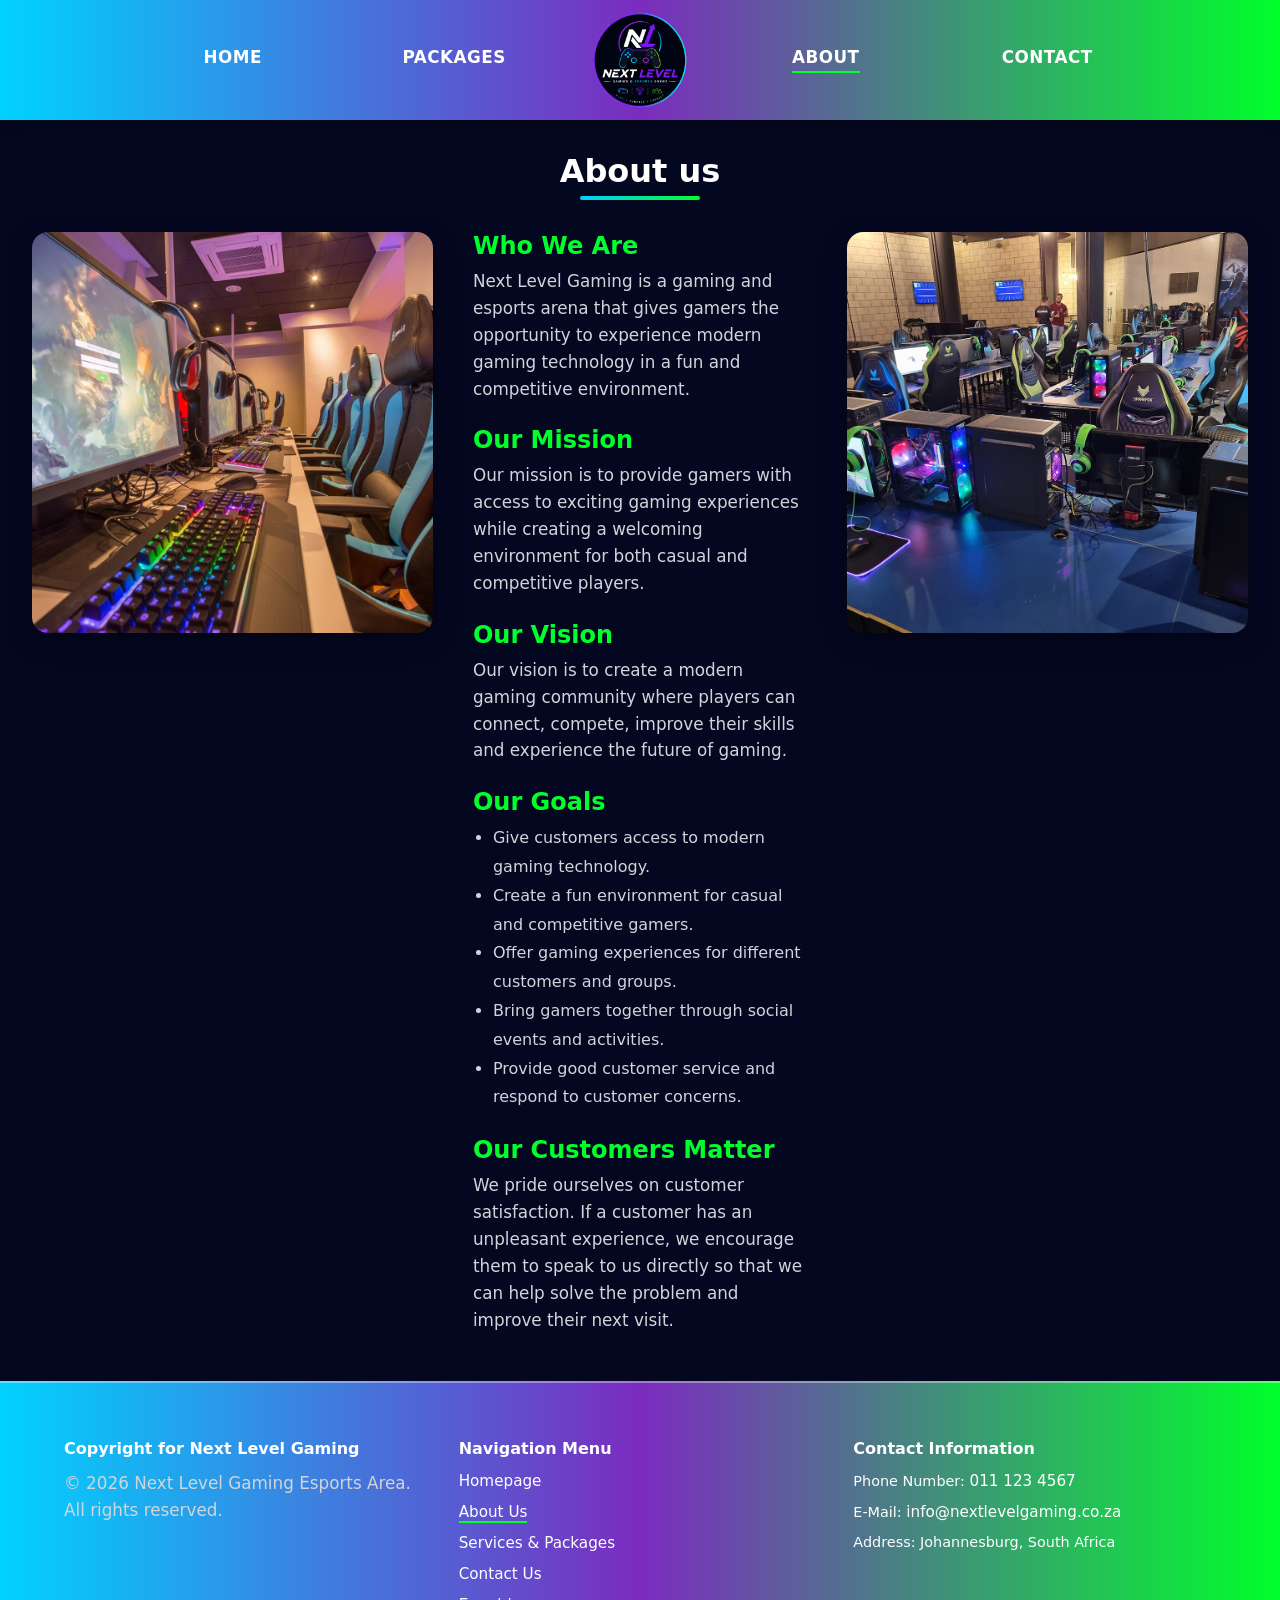
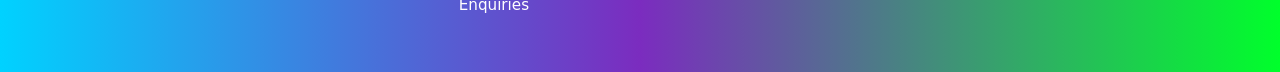
<file: website/about.html>
<!DOCTYPE html>
<html lang="en">
    <head>
        <meta charset="UTF-8">
        <meta name="viewport" content="width=device-width, initial-scale=1.0">
        <link rel="stylesheet" href="/css/style.css">
        <title>Next Level Gaming | About Us</title>
    </head>
    <body>
        <header>
            <nav>
                <a href="index.html">Home</a>
                <a href="packages.html">Packages</a>
                <a href="index.html" class="logo-link">
                    <img src="Image/nlg_logo.png" class="logo-inline" alt="Next Level Gaming logo">
                </a>
                <a class="CurrentPage">About</a>
                <a href="contact.html">Contact</a>
            </nav>
        </header>

        <main class="about-main">
            <h2>About us</h2>

            <div class="about-layout">
                <img src="Image/Computers.jpg" alt="Gaming computers at Next Level Gaming" class="side-image">

                <div class="about-text">
                    <h3>Who We Are</h3>
                    <p>Next Level Gaming is a gaming and esports arena that gives gamers the opportunity to experience modern gaming technology in a fun and competitive environment.</p>

                    <h3>Our Mission</h3>
                    <p>Our mission is to provide gamers with access to exciting gaming experiences while creating a welcoming environment for both casual and competitive players.</p>

                    <h3>Our Vision</h3>
                    <p>Our vision is to create a modern gaming community where players can connect, compete, improve their skills and experience the future of gaming.</p>

                    <h3>Our Goals</h3>
                    <ul>
                        <li>Give customers access to modern gaming technology.</li>
                        <li>Create a fun environment for casual and competitive gamers.</li>
                        <li>Offer gaming experiences for different customers and groups.</li>
                        <li>Bring gamers together through social events and activities.</li>
                        <li>Provide good customer service and respond to customer concerns.</li>
                    </ul>

                    <h3>Our Customers Matter</h3>
                    <p>We pride ourselves on customer satisfaction. If a customer has an unpleasant experience, we encourage them to speak to us directly so that we can help solve the problem and improve their next visit.</p>
                </div>

                <img src="Image/Setups.jpg" alt="Gaming setups at Next Level Gaming" class="side-image">
            </div>
        </main>

        
    <footer class="contact-footer" aria-label="Site footer">
        <div class="footer-container">
            <section class="footer-column">
                <h2 class="footer-heading">Copyright for Next Level Gaming</h2>
                <p>&copy; 2026 Next Level Gaming Esports Area. All rights reserved.</p>
            </section>

            <nav class="footer-column" aria-label="Footer navigation">
                <h2 class="footer-heading">Navigation Menu</h2>
                <ul class="footer-links">
                    <li><a href="index.html">Homepage</a></li>
                    <li><a class="CurrentPage">About Us</a></li>
                    <li><a href="packages.html">Services &amp; Packages</a></li>
                    <li><a href="contact.html">Contact Us</a></li>
                    <li><a href="contact.html#booking-calculator">Enquiries</a></li>
                </ul>
            </nav>

            <section class="footer-column">
                <h2 class="footer-heading">Contact Information</h2>
                <ul class="footer-contact">
                    <li>Phone Number: <a href="tel:+27111234567">011 123 4567</a></li>
                    <li>E-Mail: <a href="mailto:info@nextlevelgaming.co.za">info@nextlevelgaming.co.za</a></li>
                    <li>Address: Johannesburg, South Africa</li>
                </ul>
            </section>
        </div>
    </footer>
    </body>
</html>
</file>
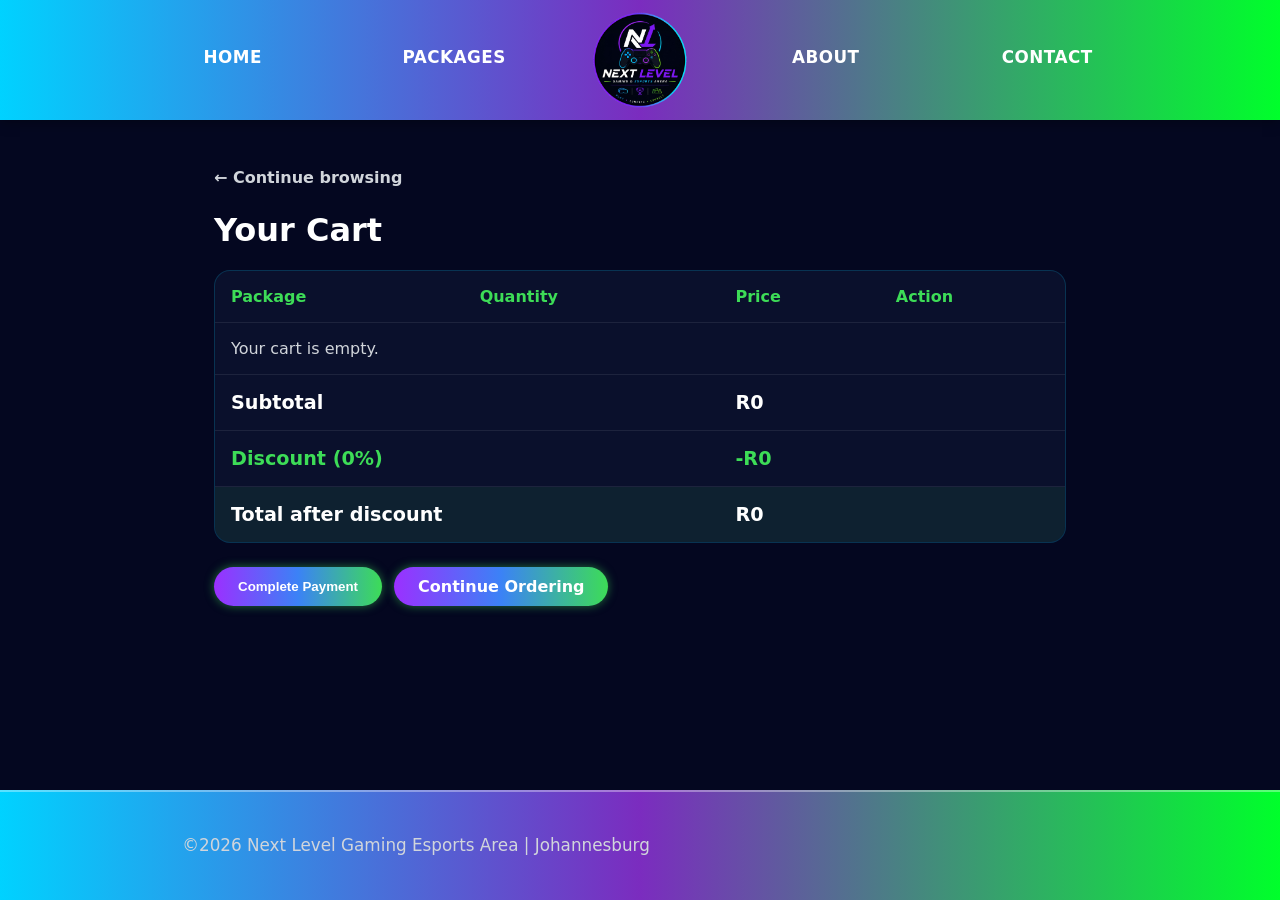
<file: website/cart.html>
<!DOCTYPE html>
<html lang="en">
<head>
    <meta charset="UTF-8">
    <meta name="viewport" content="width=device-width, initial-scale=1.0">
    <link rel="stylesheet" href="/css/style.css">
    <title>Next Level Gaming | Cart</title>
</head>
<body>
    <header>
        <nav>
            <a href="index.html">Home</a>
            <a href="packages.html">Packages</a>
            <a href="index.html" class="logo-link">
                <img src="Image/nlg_logo.png" class="logo-inline" alt="Next Level Gaming logo">
            </a>
            <a href="about.html">About</a>
            <a href="contact.html">Contact</a>
        </nav>
    </header>
    <main class="cart-main">
        <a class="detail-back" href="packages.html">&larr; Continue browsing</a>
        <h1>Your Cart</h1>
        <div class="cart-table-wrap">
            <table class="cart-table">
                <thead>
                    <tr><th>Package</th><th>Quantity</th><th>Price</th><th>Action</th></tr>
                </thead>
                <tbody id="cart-items"></tbody>
                <tfoot>
                    <tr class="cart-summary"><td colspan="2">Subtotal</td><td id="cart-subtotal" colspan="2">R0</td></tr>
                    <tr class="cart-summary discount-row"><td colspan="2" id="cart-discount-label">Discount (0%)</td><td id="cart-discount" colspan="2">-R0</td></tr>
                    <tr class="cart-summary cart-final-total"><td colspan="2">Total after discount</td><td id="cart-total" colspan="2">R0</td></tr>
                </tfoot>
            </table>
        </div>
        <div class="cart-actions">
            <button class="btn-pill" type="button">Complete Payment</button>
            <a class="btn-pill cart-secondary" href="packages.html">Continue Ordering</a>
        </div>
    </main>
    <script src="package-cart.js"></script>
    <script>
        var cartApi = window.nextLevelGamingCart;
        var items = document.getElementById("cart-items");
        var total = document.getElementById("cart-total");
        var subtotalElement = document.getElementById("cart-subtotal");
        var discountElement = document.getElementById("cart-discount");
        var discountLabel = document.getElementById("cart-discount-label");

        function renderCart() {
            var cart = cartApi.getCart();
            items.innerHTML = "";

            if (cart.length === 0) {
                items.innerHTML = '<tr><td colspan="4" class="cart-empty">Your cart is empty.</td></tr>';
                subtotalElement.textContent = "R0";
                discountElement.textContent = "-R0";
                discountLabel.textContent = "Discount (0%)";
                total.textContent = "R0";
                return;
            }

            var subtotal = 0;
            var bookingCount = 0;
            cart.forEach(function (item, index) {
                var lineTotal = item.price * item.quantity;
                subtotal += lineTotal;
                bookingCount += item.quantity;
                var row = document.createElement("tr");
                row.innerHTML =
                    "<td>" + item.name + "</td>" +
                    '<td><div class="cart-quantity">' +
                    '<button class="quantity-button" type="button" data-action="decrease" data-index="' + index + '" aria-label="Decrease ' + item.name + ' quantity">-</button>' +
                    '<span class="quantity-value" aria-live="polite">' + item.quantity + '</span>' +
                    '<button class="quantity-button" type="button" data-action="increase" data-index="' + index + '" aria-label="Increase ' + item.name + ' quantity">+</button>' +
                    "</div></td>" +
                    "<td>R" + lineTotal.toLocaleString() + "</td>" +
                    '<td><button class="cart-remove" type="button" data-action="remove" data-index="' + index + '">Remove</button></td>';
                items.appendChild(row);
            });

            var discountRate = 0;
            if (bookingCount <= 1) {
                discountRate = 0;
            } else if (bookingCount === 2) {
                discountRate = 0.05;
            } else if (bookingCount === 3) {
                discountRate = 0.10;
            } else if (bookingCount >= 4) {
                discountRate = 0.15;
            }

            var discountPercent = discountRate * 100;
            var discount = Math.round(subtotal * discountRate);
            var finalTotal = subtotal - discount;
            subtotalElement.textContent = "R" + subtotal.toLocaleString();
            discountLabel.textContent = "Discount (" + discountPercent + "%)";
            discountElement.textContent = "-R" + discount.toLocaleString();
            total.textContent = "R" + finalTotal.toLocaleString();
        }

        items.addEventListener("click", function (event) {
            var button = event.target.closest("button[data-action]");
            if (!button) return;

            var cart = cartApi.getCart();
            var index = Number(button.dataset.index);
            var action = button.dataset.action;

            if (action === "remove") {
                cart.splice(index, 1);
            } else if (action === "increase") {
                cart[index].quantity += 1;
            } else if (action === "decrease") {
                cart[index].quantity -= 1;
                if (cart[index].quantity <= 0) {
                    cart.splice(index, 1);
                }
            }

            cartApi.saveCart(cart);
            renderCart();
        });

        renderCart();
    </script>
    <footer>
        <p>&copy;2026 Next Level Gaming Esports Area | Johannesburg</p>
    </footer>
</body>
</html>
</file>
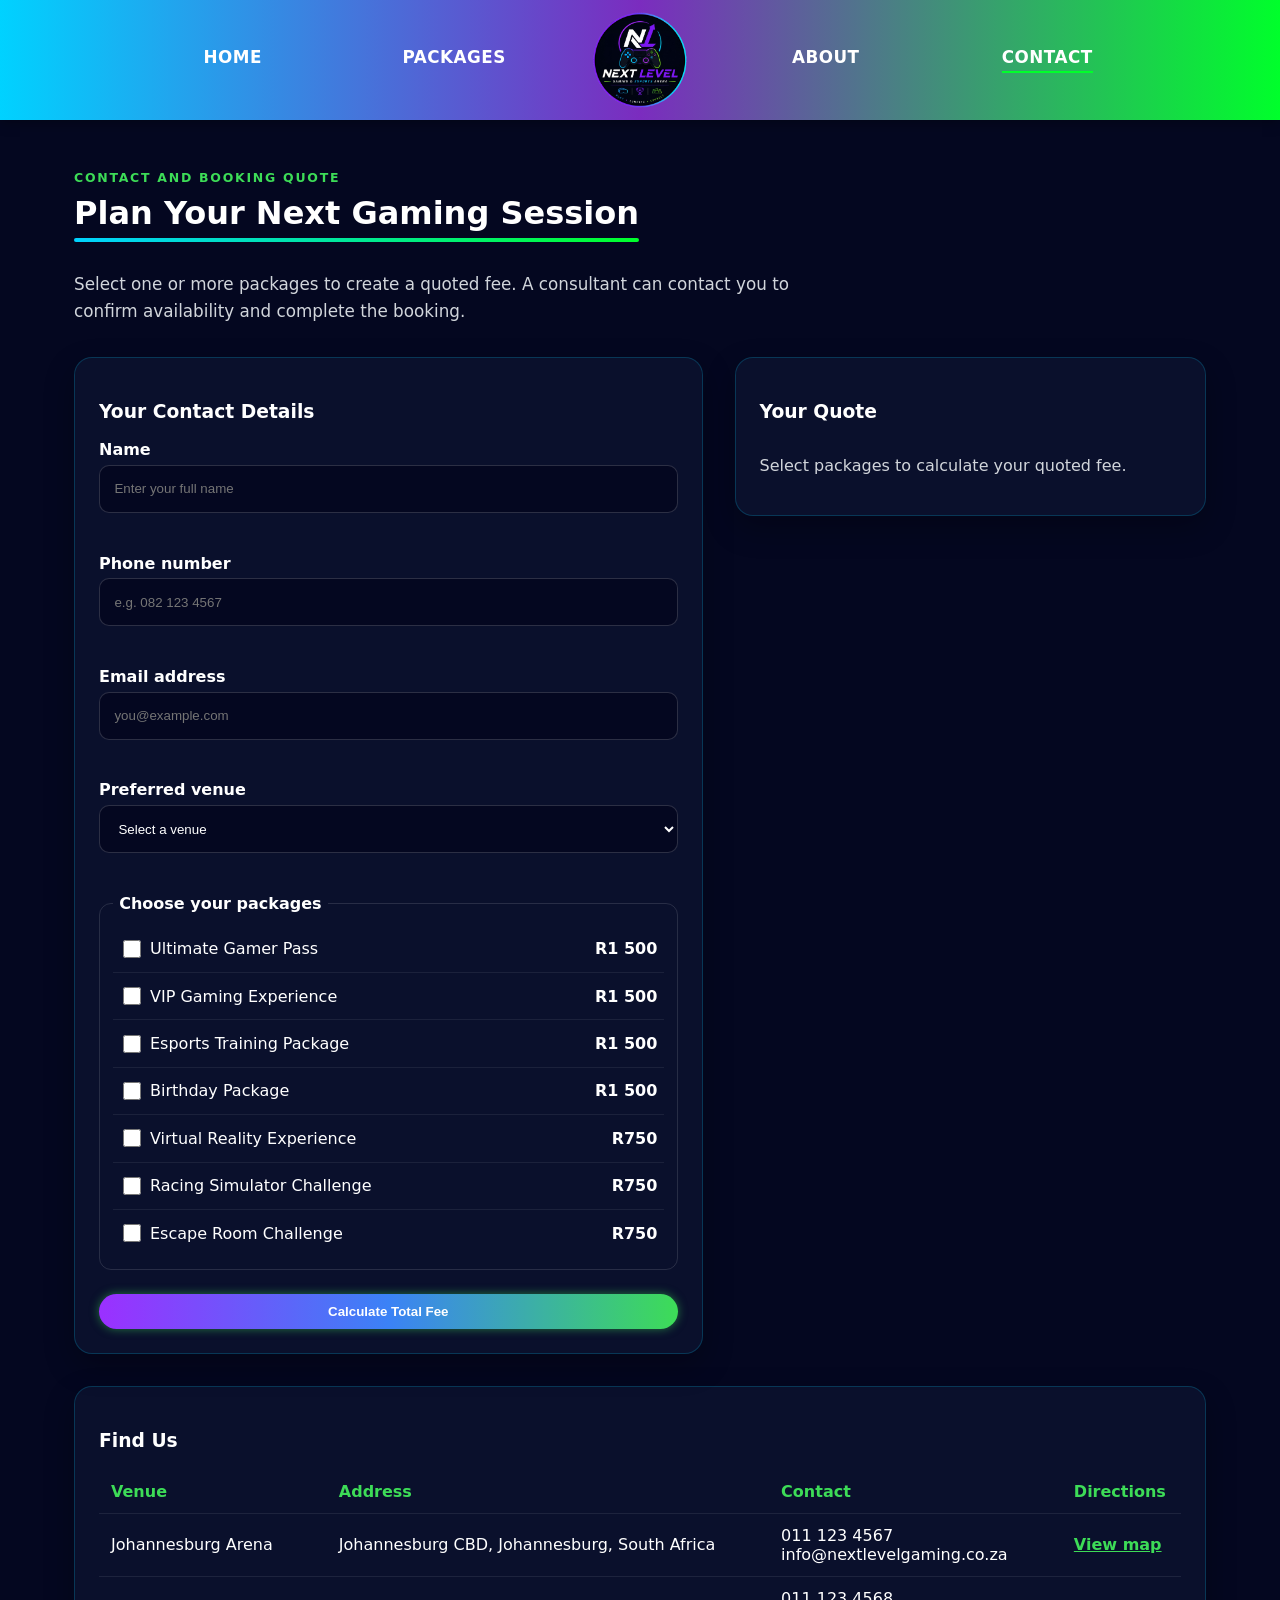
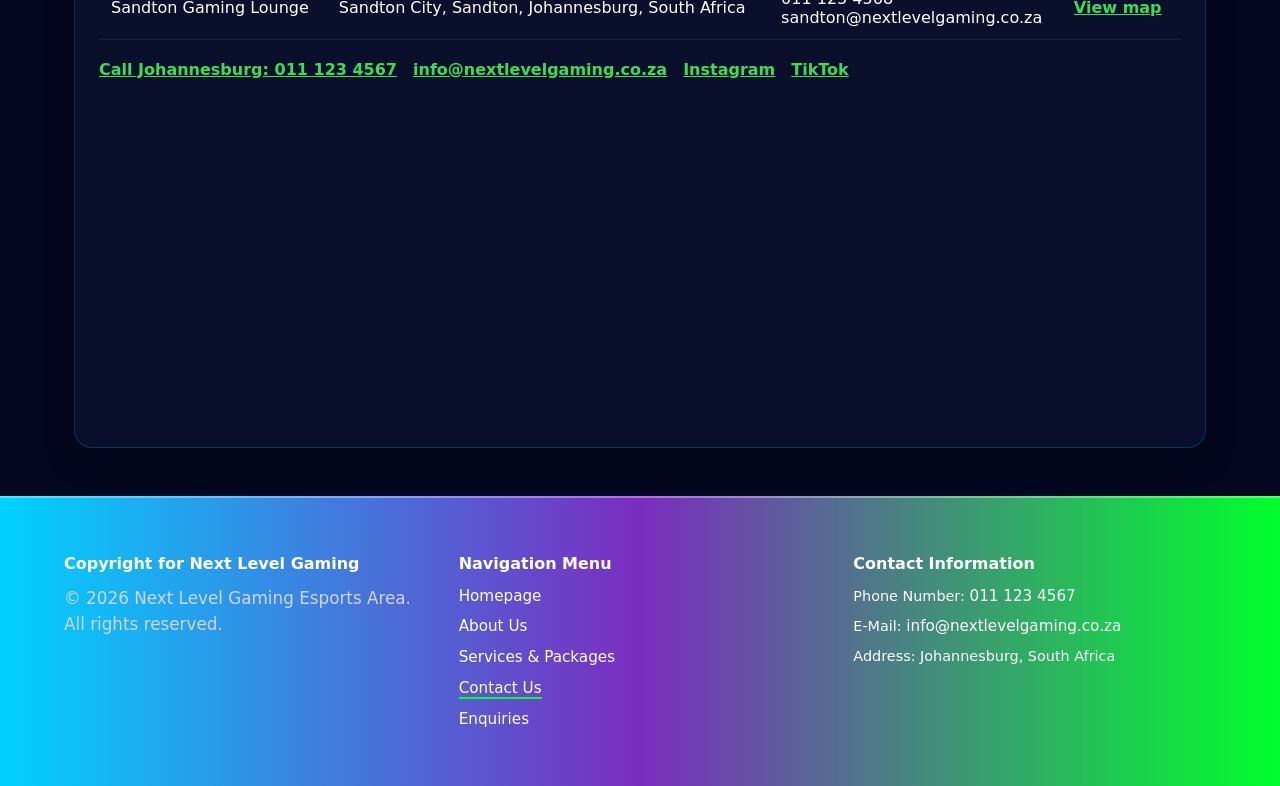
<file: website/contact.html>
<!DOCTYPE html>
<html lang="en">
<head>
    <meta charset="UTF-8">
    <meta name="viewport" content="width=device-width, initial-scale=1.0">
    <link rel="stylesheet" href="/css/style.css">
    <title>Next Level Gaming | Contact and Booking Quote</title>
</head>
<body>
    <header>
        <nav>
            <a href="index.html">Home</a>
            <a href="packages.html">Packages</a>
            <a href="index.html" class="logo-link">
                <img src="Image/nlg_logo.png" class="logo-inline" alt="Next Level Gaming logo">
            </a>
            <a href="about.html">About</a>
            <a class="CurrentPage">Contact</a>
        </nav>
    </header>

    <main class="booking-main">
        <section class="booking-intro">
            <p class="eyebrow">Contact and booking quote</p>
            <h2>Plan Your Next Gaming Session</h2>
            <p>Select one or more packages to create a quoted fee. A consultant can contact you to confirm availability and complete the booking.</p>
        </section>

        <form id="booking-calculator" class="booking-layout" novalidate>
            <div class="booking-form-card">
                <h3>Your Contact Details</h3>
                <div class="form-field">
                    <label for="customer-name">Name</label>
                    <input type="text" id="customer-name" name="name" autocomplete="name" placeholder="Enter your full name" minlength="2" maxlength="60" aria-describedby="name-error" required>
                    <small class="field-error" id="name-error"></small>
                </div>
                <div class="form-field">
                    <label for="customer-phone">Phone number</label>
                    <input type="tel" id="customer-phone" name="phone" autocomplete="tel" inputmode="tel" placeholder="e.g. 082 123 4567" minlength="10" maxlength="18" aria-describedby="phone-error" required>
                    <small class="field-error" id="phone-error"></small>
                </div>
                <div class="form-field">
                    <label for="customer-email">Email address</label>
                    <input type="email" id="customer-email" name="email" autocomplete="email" inputmode="email" maxlength="120" placeholder="you@example.com" aria-describedby="email-error" required>
                    <small class="field-error" id="email-error"></small>
                </div>
                <div class="form-field">
                    <label for="venue-select">Preferred venue</label>
                    <select id="venue-select" name="venue" aria-describedby="venue-error" required>
                        <option value="">Select a venue</option>
                        <option value="Johannesburg Arena">Johannesburg Arena</option>
                        <option value="Sandton Gaming Lounge">Sandton Gaming Lounge</option>
                    </select>
                    <small class="field-error" id="venue-error"></small>
                </div>

                <fieldset class="course-list" id="course-fieldset">
                    <legend>Choose your packages</legend>
                    <label><input type="checkbox" name="course" value="Ultimate Gamer Pass|1500"> <span>Ultimate Gamer Pass</span> <strong>R1 500</strong></label>
                    <label><input type="checkbox" name="course" value="VIP Gaming Experience|1500"> <span>VIP Gaming Experience</span> <strong>R1 500</strong></label>
                    <label><input type="checkbox" name="course" value="Esports Training Package|1500"> <span>Esports Training Package</span> <strong>R1 500</strong></label>
                    <label><input type="checkbox" name="course" value="Birthday Package|1500"> <span>Birthday Package</span> <strong>R1 500</strong></label>
                    <label><input type="checkbox" name="course" value="Virtual Reality Experience|750"> <span>Virtual Reality Experience</span> <strong>R750</strong></label>
                    <label><input type="checkbox" name="course" value="Racing Simulator Challenge|750"> <span>Racing Simulator Challenge</span> <strong>R750</strong></label>
                    <label><input type="checkbox" name="course" value="Escape Room Challenge|750"> <span>Escape Room Challenge</span> <strong>R750</strong></label>
                    <small class="field-error" id="course-error"></small>
                </fieldset>
                <div class="form-status" id="form-status" hidden></div>
                <button class="btn-pill calculator-button" type="submit">Calculate Total Fee</button>
            </div>

            <aside class="quote-card" aria-live="polite">
                <h3>Your Quote</h3>
                <div class="quote-empty" id="quote-empty">Select packages to calculate your quoted fee.</div>
                <table class="quote-table" id="quote-table" hidden>
                    <thead><tr><th>Package</th><th>Fee</th></tr></thead>
                    <tbody id="quote-items"></tbody>
                    <tfoot>
                        <tr><td>Subtotal</td><td id="quote-subtotal">R0</td></tr>
                        <tr><td id="quote-discount-label">Discount (0%)</td><td id="quote-discount">-R0</td></tr>
                        <tr><td>Amount after discount</td><td id="quote-after-discount">R0</td></tr>
                        <tr><td>VAT (15%)</td><td id="quote-vat">R0</td></tr>
                        <tr class="quote-total-row"><td>Total fee</td><td id="quote-total">R0</td></tr>
                    </tfoot>
                </table>
                <p class="quote-note" id="quote-note" hidden>This is a quoted fee only and not a formal invoice.</p>
            </aside>
        </form>

        <section class="contact-details">
            <h3>Find Us</h3>
            <table class="venue-table">
                <thead><tr><th>Venue</th><th>Address</th><th>Contact</th><th>Directions</th></tr></thead>
                <tbody>
                    <tr>
                        <td>Johannesburg Arena</td>
                        <td>Johannesburg CBD, Johannesburg, South Africa</td>
                        <td>011 123 4567<br>info@nextlevelgaming.co.za</td>
                        <td><a href="https://www.google.com/maps/search/?api=1&amp;query=Johannesburg+CBD+South+Africa" target="_blank" rel="noopener noreferrer">View map</a></td>
                    </tr>
                    <tr>
                        <td>Sandton Gaming Lounge</td>
                        <td>Sandton City, Sandton, Johannesburg, South Africa</td>
                        <td>011 123 4568<br>sandton@nextlevelgaming.co.za</td>
                        <td><a href="https://www.google.com/maps/search/?api=1&amp;query=Sandton+City+Johannesburg" target="_blank" rel="noopener noreferrer">View map</a></td>
                    </tr>
                </tbody>
            </table>
            <div class="contact-links">
                <a href="tel:+27111234567">Call Johannesburg: 011 123 4567</a>
                <a href="mailto:info@nextlevelgaming.co.za">info@nextlevelgaming.co.za</a>
                <a href="https://www.instagram.com/" target="_blank" rel="noopener noreferrer">Instagram</a>
                <a href="https://www.tiktok.com/" target="_blank" rel="noopener noreferrer">TikTok</a>
            </div>
            <iframe class="venue-map" title="Map of Johannesburg venues" src="https://www.google.com/maps?q=Johannesburg+South+Africa&amp;output=embed" loading="lazy"></iframe>
        </section>
    </main>

    <footer class="contact-footer" aria-label="Site footer">
        <div class="footer-container">
            <section class="footer-column">
                <h2 class="footer-heading">Copyright for Next Level Gaming</h2>
                <p>&copy; 2026 Next Level Gaming Esports Area. All rights reserved.</p>
            </section>

            <nav class="footer-column" aria-label="Footer navigation">
                <h2 class="footer-heading">Navigation Menu</h2>
                <ul class="footer-links">
                    <li><a href="index.html">Homepage</a></li>
                    <li><a href="about.html">About Us</a></li>
                    <li><a href="packages.html">Services &amp; Packages</a></li>
                    <li><a class="CurrentPage">Contact Us</a></li>
                    <li><a href="contact.html#booking-calculator">Enquiries</a></li>
                </ul>
            </nav>

            <section class="footer-column">
                <h2 class="footer-heading">Contact Information</h2>
                <ul class="footer-contact">
                    <li>Phone Number: <a href="tel:+27111234567">011 123 4567</a></li>
                    <li>E-Mail: <a href="mailto:info@nextlevelgaming.co.za">info@nextlevelgaming.co.za</a></li>
                    <li>Address: Johannesburg, South Africa</li>
                </ul>
            </section>
        </div>
    </footer>

    <script>
        (function () {
            var form = document.getElementById("booking-calculator");
            var table = document.getElementById("quote-table");
            var empty = document.getElementById("quote-empty");
            var quoteItems = document.getElementById("quote-items");
            var currency = function (value) { return "R" + Math.round(value).toLocaleString("en-ZA"); };

            function showError(id, message) {
                document.getElementById(id).textContent = message;
            }

            function validate() {
                var name = document.getElementById("customer-name").value.trim();
                var phone = document.getElementById("customer-phone").value.trim();
                var email = document.getElementById("customer-email").value.trim();
                var venue = document.getElementById("venue-select").value;
                var selected = Array.from(form.querySelectorAll("input[name='course']:checked"));
                var valid = true;
                var firstInvalid = null;

                showError("name-error", "");
                showError("phone-error", "");
                showError("email-error", "");
                showError("venue-error", "");
                showError("course-error", "");
                document.querySelectorAll(".form-field input, .form-field select").forEach(function (field) {
                    field.setAttribute("aria-invalid", "false");
                });
                document.getElementById("course-fieldset").classList.remove("has-error");
                document.getElementById("form-status").hidden = true;

                if (!/^[\p{L}][\p{L}\p{M} .'-]{1,59}$/u.test(name)) {
                    showError("name-error", "Please enter your name (letters, spaces, apostrophes, or hyphens).");
                    document.getElementById("customer-name").setAttribute("aria-invalid", "true");
                    firstInvalid = firstInvalid || document.getElementById("customer-name");
                    valid = false;
                }
                var phoneDigits = phone.replace(/\D/g, "");
                if (phoneDigits.length < 10 || phoneDigits.length > 15) {
                    showError("phone-error", "Enter a valid phone number with 10 to 15 digits.");
                    document.getElementById("customer-phone").setAttribute("aria-invalid", "true");
                    firstInvalid = firstInvalid || document.getElementById("customer-phone");
                    valid = false;
                }
                if (!/^[^\s@]+@[^\s@]+\.[^\s@]+$/.test(email)) {
                    showError("email-error", "Enter a valid email address.");
                    document.getElementById("customer-email").setAttribute("aria-invalid", "true");
                    firstInvalid = firstInvalid || document.getElementById("customer-email");
                    valid = false;
                }
                if (!venue) {
                    showError("venue-error", "Select a preferred venue.");
                    document.getElementById("venue-select").setAttribute("aria-invalid", "true");
                    firstInvalid = firstInvalid || document.getElementById("venue-select");
                    valid = false;
                }
                if (selected.length === 0) {
                    showError("course-error", "Select at least one package.");
                    document.getElementById("course-fieldset").classList.add("has-error");
                    firstInvalid = firstInvalid || form.querySelector("input[name='course']");
                    valid = false;
                }
                if (!valid && firstInvalid) {
                    firstInvalid.focus();
                }
                return valid ? selected : null;
            }

            document.getElementById("customer-phone").addEventListener("blur", function () {
                this.value = this.value.trim().replace(/\s+/g, " ");
            });

            form.querySelectorAll("input, select").forEach(function (field) {
                field.addEventListener("input", function () {
                    if (this.id && this.getAttribute("aria-invalid") === "true") {
                        this.setAttribute("aria-invalid", "false");
                        var errorId = this.id === "customer-name" ? "name-error" :
                            this.id === "customer-phone" ? "phone-error" :
                            this.id === "customer-email" ? "email-error" : "venue-error";
                        showError(errorId, "");
                    }
                });
                field.addEventListener("change", function () {
                    if (this.name === "course") {
                        showError("course-error", "");
                        document.getElementById("course-fieldset").classList.remove("has-error");
                    }
                });
            });

            form.addEventListener("submit", function (event) {
                event.preventDefault();
                var selected = validate();
                if (!selected) return;

                var selection = [];
                var subtotal = 0;
                quoteItems.innerHTML = "";

                selected.forEach(function (checkbox) {
                    var parts = checkbox.value.split("|");
                    var item = { name: parts[0], price: Number(parts[1]) };
                    selection.push(item);
                    subtotal += item.price;
                    var row = document.createElement("tr");
                    row.innerHTML = "<td>" + item.name + "</td><td>" + currency(item.price) + "</td>";
                    quoteItems.appendChild(row);
                });

                var discountRate = 0;
                if (selection.length <= 1) {
                    discountRate = 0;
                } else if (selection.length === 2) {
                    discountRate = 0.05;
                } else if (selection.length === 3) {
                    discountRate = 0.10;
                } else if (selection.length > 3) {
                    discountRate = 0.15;
                }

                var discount = subtotal * discountRate;
                var amountAfterDiscount = subtotal - discount;
                var vat = amountAfterDiscount * 0.15;
                var total = amountAfterDiscount + vat;

                document.getElementById("quote-subtotal").textContent = currency(subtotal);
                document.getElementById("quote-discount-label").textContent = "Discount (" + (discountRate * 100) + "%)";
                document.getElementById("quote-discount").textContent = "-" + currency(discount);
                document.getElementById("quote-after-discount").textContent = currency(amountAfterDiscount);
                document.getElementById("quote-vat").textContent = currency(vat);
                document.getElementById("quote-total").textContent = currency(total);
                empty.hidden = true;
                table.hidden = false;
                document.getElementById("quote-note").hidden = false;
                var status = document.getElementById("form-status");
                status.textContent = "Quote ready - your selections have been saved for a consultant to review.";
                status.hidden = false;

                localStorage.setItem("nextLevelGamingQuote", JSON.stringify({
                    contact: {
                        name: document.getElementById("customer-name").value.trim(),
                        phone: document.getElementById("customer-phone").value.trim(),
                        email: document.getElementById("customer-email").value.trim(),
                        venue: document.getElementById("venue-select").value
                    },
                    selection: selection,
                    subtotal: subtotal,
                    discount: discount,
                    amountAfterDiscount: amountAfterDiscount,
                    vat: vat,
                    total: total,
                    isQuote: true
                }));
            });
        }());
    </script>
</body>
</html>
</file>
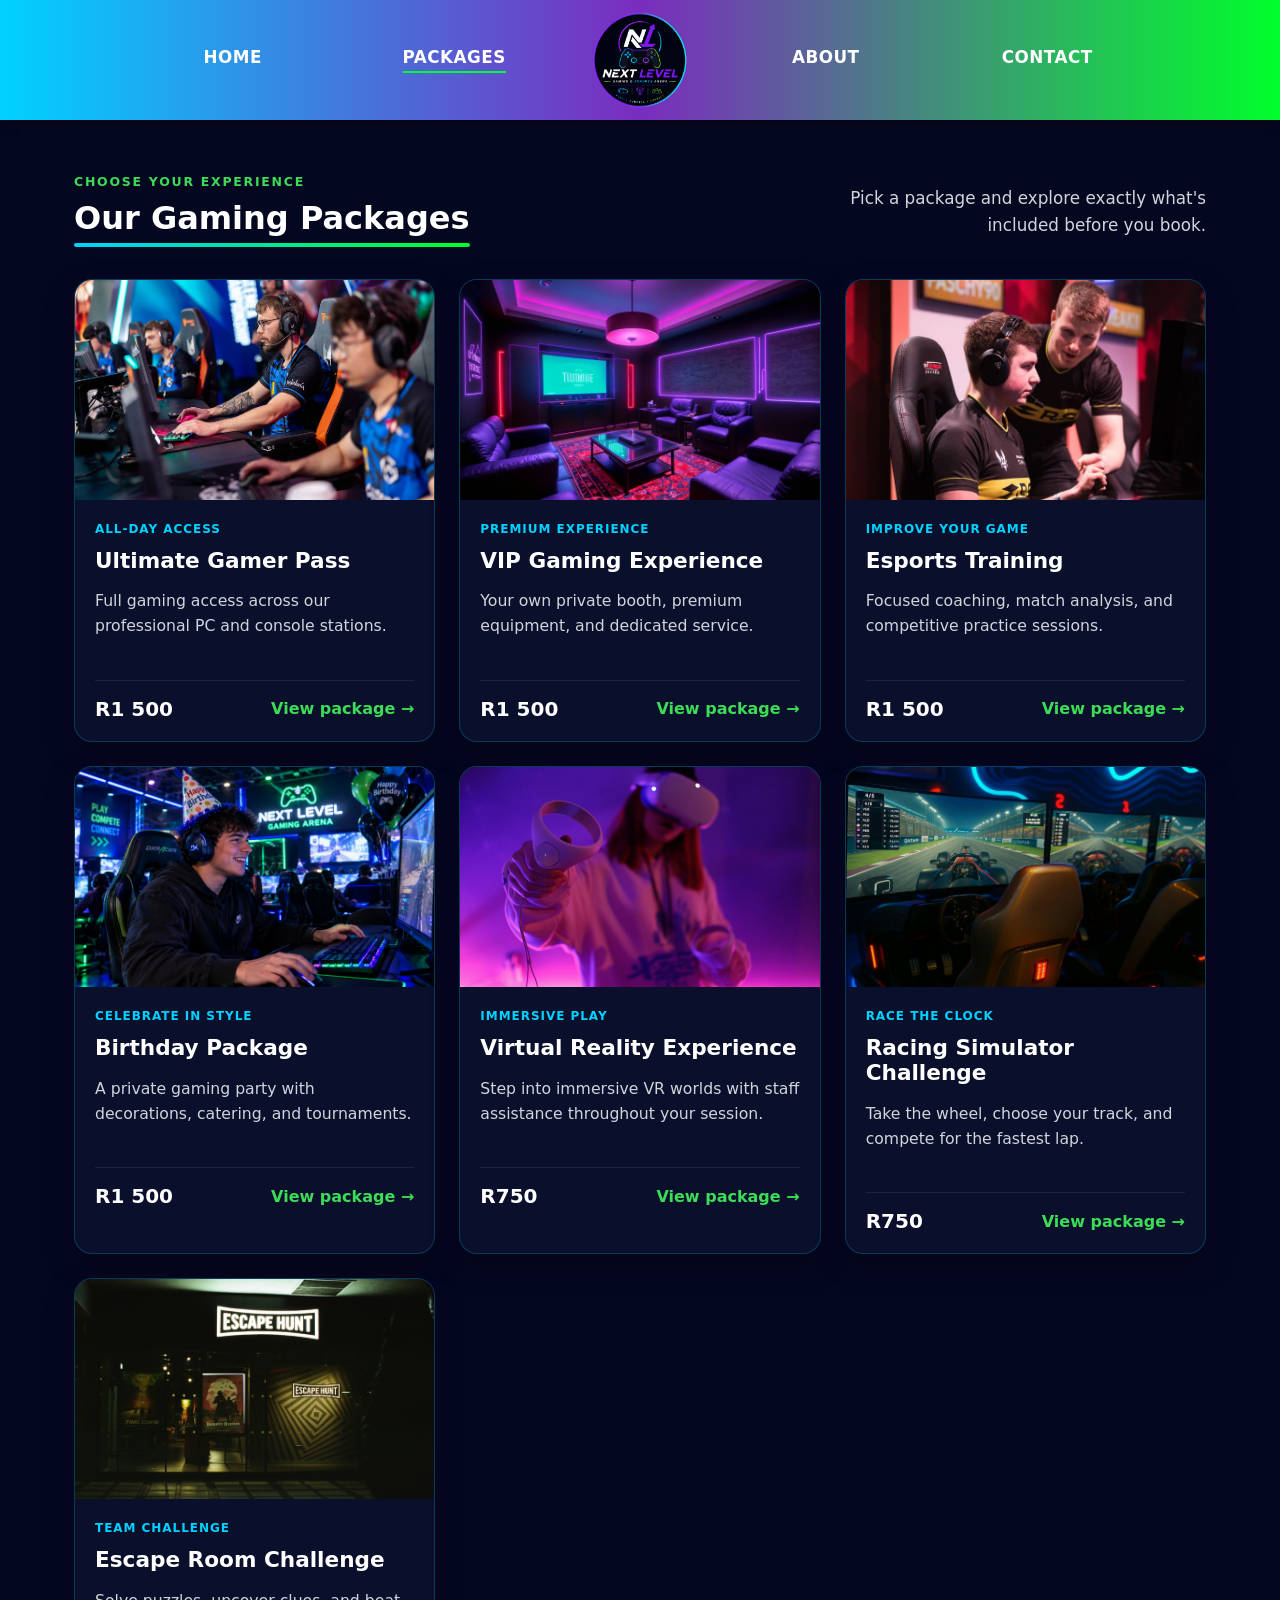
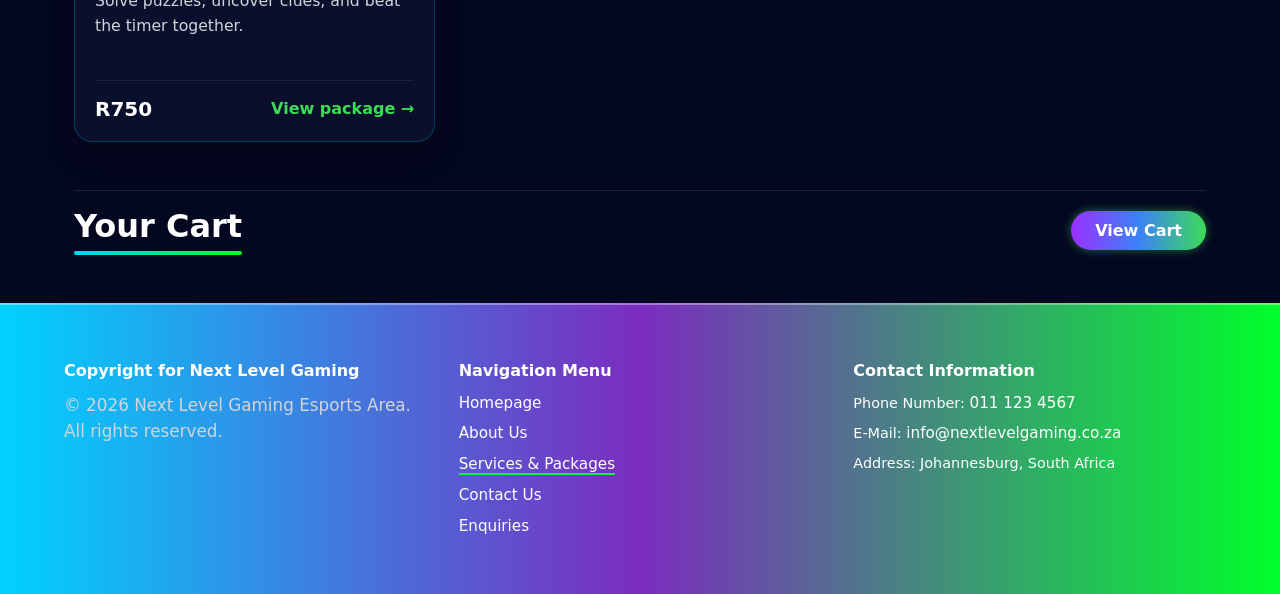
<file: website/packages.html>
<!DOCTYPE html>
<html lang="en">
    <head>
        <meta charset="UTF-8">
        <meta name="viewport" content="width=device-width, initial-scale=1.0">
        <link rel="stylesheet" href="/css/style.css">
        <title>Next Level Gaming | Packages</title>
    </head>
    <body>
        <header>
            <nav>
                <a href="index.html">Home</a>
                <a class="CurrentPage">Packages</a>
                <a href="index.html" class="logo-link">
                    <img src="Image/nlg_logo.png" class="logo-inline" alt="Next Level Gaming logo">
                </a>
                <a href="about.html">About</a>
                <a href="contact.html">Contact</a>
            </nav>
        </header>

        <main class="packages-main">
            <section class="packages-section">
                <div class="packages-heading">
                    <div>
                        <p class="eyebrow">Choose your experience</p>
                        <h2>Our Gaming Packages</h2>
                    </div>
                    <p>Pick a package and explore exactly what's included before you book.</p>
                </div>

                <div class="packages-grid">
                    <article class="package-card">
                        <a href="packages/ultimateGamer.html" aria-label="View Ultimate Gamer Pass">
                            <img src="Image/UltimatePackage.jpg" alt="Ultimate Gamer Pass gaming setup">
                            <div class="package-card-content">
                                <p class="package-tag">All-day access</p>
                                <h3>Ultimate Gamer Pass</h3>
                                <p>Full gaming access across our professional PC and console stations.</p>
                                <div class="package-card-footer"><strong>R1 500</strong><span>View package &rarr;</span></div>
                            </div>
                        </a>
                    </article>

                    <article class="package-card">
                        <a href="packages/vipGaming.html" aria-label="View VIP Gaming Experience">
                            <img src="Image/VIPLounge.png" alt="VIP Gaming lounge">
                            <div class="package-card-content">
                                <p class="package-tag">Premium experience</p>
                                <h3>VIP Gaming Experience</h3>
                                <p>Your own private booth, premium equipment, and dedicated service.</p>
                                <div class="package-card-footer"><strong>R1 500</strong><span>View package &rarr;</span></div>
                            </div>
                        </a>
                    </article>

                    <article class="package-card">
                        <a href="packages/esportsTraining.html" aria-label="View Esports Training Package">
                            <img src="Image/Coach.jpg" alt="Esports coach and player">
                            <div class="package-card-content">
                                <p class="package-tag">Improve your game</p>
                                <h3>Esports Training</h3>
                                <p>Focused coaching, match analysis, and competitive practice sessions.</p>
                                <div class="package-card-footer"><strong>R1 500</strong><span>View package &rarr;</span></div>
                            </div>
                        </a>
                    </article>

                    <article class="package-card">
                        <a href="packages/birthdayPackage.html" aria-label="View Birthday Package">
                            <img src="Image/Birthday.png" alt="Gaming themed birthday celebration">
                            <div class="package-card-content">
                                <p class="package-tag">Celebrate in style</p>
                                <h3>Birthday Package</h3>
                                <p>A private gaming party with decorations, catering, and tournaments.</p>
                                <div class="package-card-footer"><strong>R1 500</strong><span>View package &rarr;</span></div>
                            </div>
                        </a>
                    </article>

                    <article class="package-card">
                        <a href="packages/VRPackage.html" aria-label="View Virtual Reality Experience">
                            <img src="Image/Virtual Reality.jpg" alt="Person using a virtual reality headset">
                            <div class="package-card-content">
                                <p class="package-tag">Immersive play</p>
                                <h3>Virtual Reality Experience</h3>
                                <p>Step into immersive VR worlds with staff assistance throughout your session.</p>
                                <div class="package-card-footer"><strong>R750</strong><span>View package &rarr;</span></div>
                            </div>
                        </a>
                    </article>

                    <article class="package-card">
                        <a href="packages/simRacing.html" aria-label="View Racing Simulator Challenge">
                            <img src="Image/Racing Simulator.jpg" alt="Professional racing simulator">
                            <div class="package-card-content">
                                <p class="package-tag">Race the clock</p>
                                <h3>Racing Simulator Challenge</h3>
                                <p>Take the wheel, choose your track, and compete for the fastest lap.</p>
                                <div class="package-card-footer"><strong>R750</strong><span>View package &rarr;</span></div>
                            </div>
                        </a>
                    </article>

                    <article class="package-card">
                        <a href="packages/escapeRoom.html" aria-label="View Escape Room Challenge">
                            <img src="Image/EscapeRoom.jpg" alt="Team solving an escape room challenge">
                            <div class="package-card-content">
                                <p class="package-tag">Team challenge</p>
                                <h3>Escape Room Challenge</h3>
                                <p>Solve puzzles, uncover clues, and beat the timer together.</p>
                                <div class="package-card-footer"><strong>R750</strong><span>View package &rarr;</span></div>
                            </div>
                        </a>
                    </article>
                </div>
            </section>

            <div class="packages-cart-bar">
                <h2>Your Cart</h2>
                <a class="btn-pill" href="cart.html">View Cart</a>
            </div>
        </main>

        
    <footer class="contact-footer" aria-label="Site footer">
        <div class="footer-container">
            <section class="footer-column">
                <h2 class="footer-heading">Copyright for Next Level Gaming</h2>
                <p>&copy; 2026 Next Level Gaming Esports Area. All rights reserved.</p>
            </section>

            <nav class="footer-column" aria-label="Footer navigation">
                <h2 class="footer-heading">Navigation Menu</h2>
                <ul class="footer-links">
                    <li><a href="index.html">Homepage</a></li>
                    <li><a href="about.html">About Us</a></li>
                    <li><a class="CurrentPage">Services &amp; Packages</a></li>
                    <li><a href="contact.html">Contact Us</a></li>
                    <li><a href="contact.html#booking-calculator">Enquiries</a></li>
                </ul>
            </nav>

            <section class="footer-column">
                <h2 class="footer-heading">Contact Information</h2>
                <ul class="footer-contact">
                    <li>Phone Number: <a href="tel:+27111234567">011 123 4567</a></li>
                    <li>E-Mail: <a href="mailto:info@nextlevelgaming.co.za">info@nextlevelgaming.co.za</a></li>
                    <li>Address: Johannesburg, South Africa</li>
                </ul>
            </section>
        </div>
    </footer>

    </body>
</html>
</file>
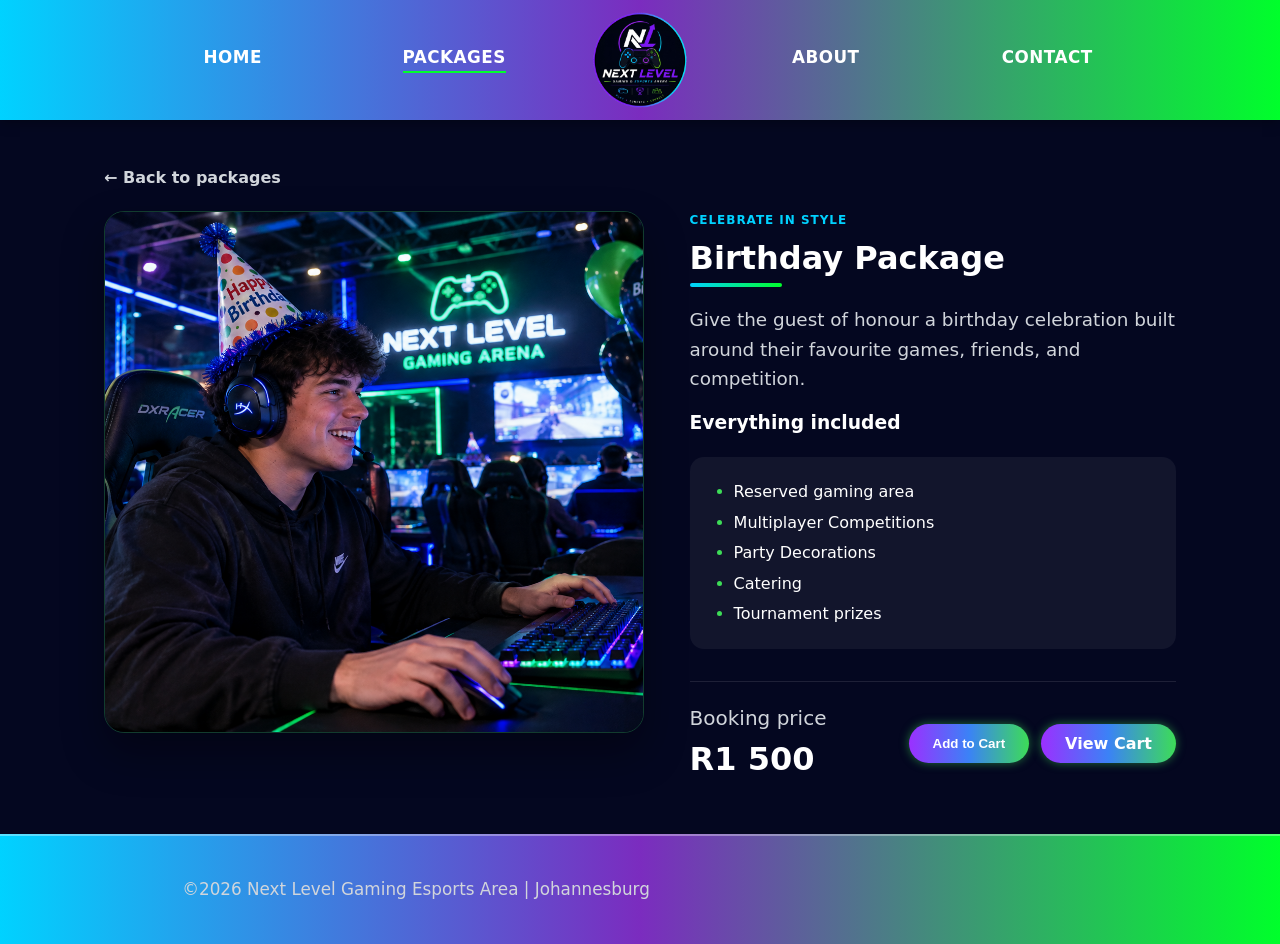
<file: website/packages/birthdayPackage.html>
<!DOCTYPE html>
<html lang="en">
<head>
    <meta charset="UTF-8">
    <meta name="viewport" content="width=device-width, initial-scale=1.0">
    <link rel="stylesheet" href="/css/style.css">
    <title>Next Level Gaming | Birthday Package</title>
</head>
<body>
    <header>
        <nav>
            <a href="../index.html">Home</a>
            <a class="CurrentPage" href="../packages.html">Packages</a>
            <a href="../index.html" class="logo-link"><img src="../Image/nlg_logo.png" class="logo-inline" alt="Next Level Gaming logo"></a>
            <a href="../about.html">About</a>
            <a href="../contact.html">Contact</a>
        </nav>
    </header>
    <main class="detail-main" data-package-id="birthday-package" data-package-name="Birthday Package" data-package-price="1500">
        <a class="detail-back" href="../packages.html">&larr; Back to packages</a>
        <section class="package-detail">
            <img class="package-hero-image" src="../Image/Birthday.png" alt="Gaming themed birthday celebration">
            <div class="detail-content">
                <p class="package-tag">Celebrate in style</p>
                <h2>Birthday Package</h2>
                <p class="detail-lead">Give the guest of honour a birthday celebration built around their favourite games, friends, and competition.</p>
                <h3>Everything included</h3>
                <ul class="detail-includes">
            <li>Reserved gaming area</li>
            <li>Multiplayer Competitions</li>
            <li>Party Decorations</li>
            <li>Catering</li>
            <li>Tournament prizes</li>
                </ul>
                <div class="detail-price-row">
                    <p class="detail-price">Booking price<strong>R1 500</strong></p>
                    <div class="detail-actions"><button class="btn-pill js-add-cart" type="button">Add to Cart</button><a class="btn-pill" href="../cart.html">View Cart</a></div>
                </div>
            </div>
        </section>
    </main>
    <footer>
        <p>&copy;2026 Next Level Gaming Esports Area | Johannesburg</p>
    </footer>
    <script src="../package-cart.js"></script>
</body>
</html>
</file>
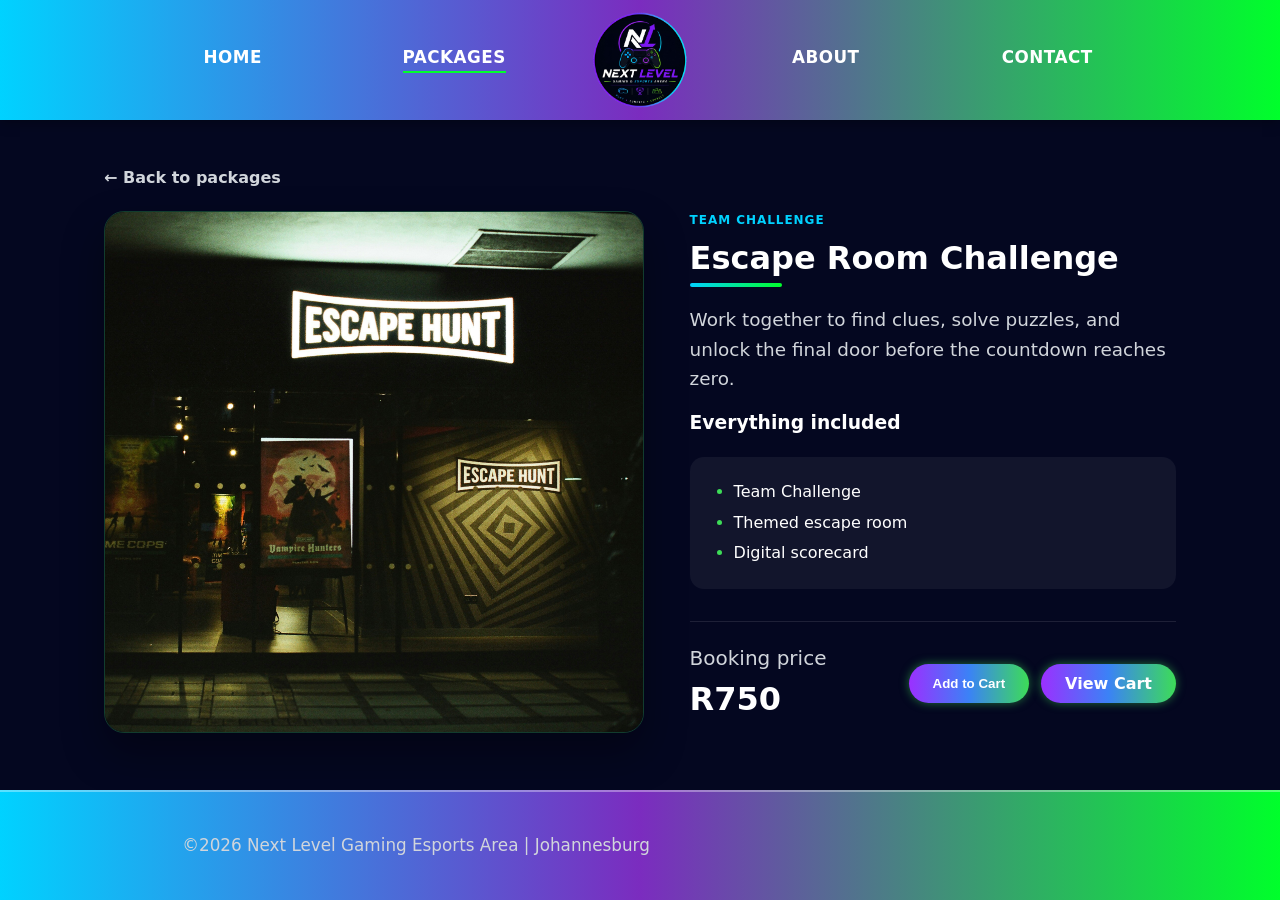
<file: website/packages/escapeRoom.html>
<!DOCTYPE html>
<html lang="en">
<head>
    <meta charset="UTF-8">
    <meta name="viewport" content="width=device-width, initial-scale=1.0">
    <link rel="stylesheet" href="/css/style.css">
    <title>Next Level Gaming | Escape Room Challenge</title>
</head>
<body>
    <header>
        <nav>
            <a href="../index.html">Home</a>
            <a class="CurrentPage" href="../packages.html">Packages</a>
            <a href="../index.html" class="logo-link"><img src="../Image/nlg_logo.png" class="logo-inline" alt="Next Level Gaming logo"></a>
            <a href="../about.html">About</a>
            <a href="../contact.html">Contact</a>
        </nav>
    </header>
    <main class="detail-main" data-package-id="escape-room" data-package-name="Escape Room Challenge" data-package-price="750">
        <a class="detail-back" href="../packages.html">&larr; Back to packages</a>
        <section class="package-detail">
            <img class="package-hero-image" src="../Image/EscapeRoom.jpg" alt="Team solving an escape room challenge">
            <div class="detail-content">
                <p class="package-tag">Team challenge</p>
                <h2>Escape Room Challenge</h2>
                <p class="detail-lead">Work together to find clues, solve puzzles, and unlock the final door before the countdown reaches zero.</p>
                <h3>Everything included</h3>
                <ul class="detail-includes">
            <li>Team Challenge</li>
            <li>Themed escape room</li>
            <li>Digital scorecard</li>
                </ul>
                <div class="detail-price-row">
                    <p class="detail-price">Booking price<strong>R750</strong></p>
                    <div class="detail-actions"><button class="btn-pill js-add-cart" type="button">Add to Cart</button><a class="btn-pill" href="../cart.html">View Cart</a></div>
                </div>
            </div>
        </section>
    </main>
    <footer>
        <p>&copy;2026 Next Level Gaming Esports Area | Johannesburg</p>
    </footer>
    <script src="../package-cart.js"></script>
</body>
</html>
</file>
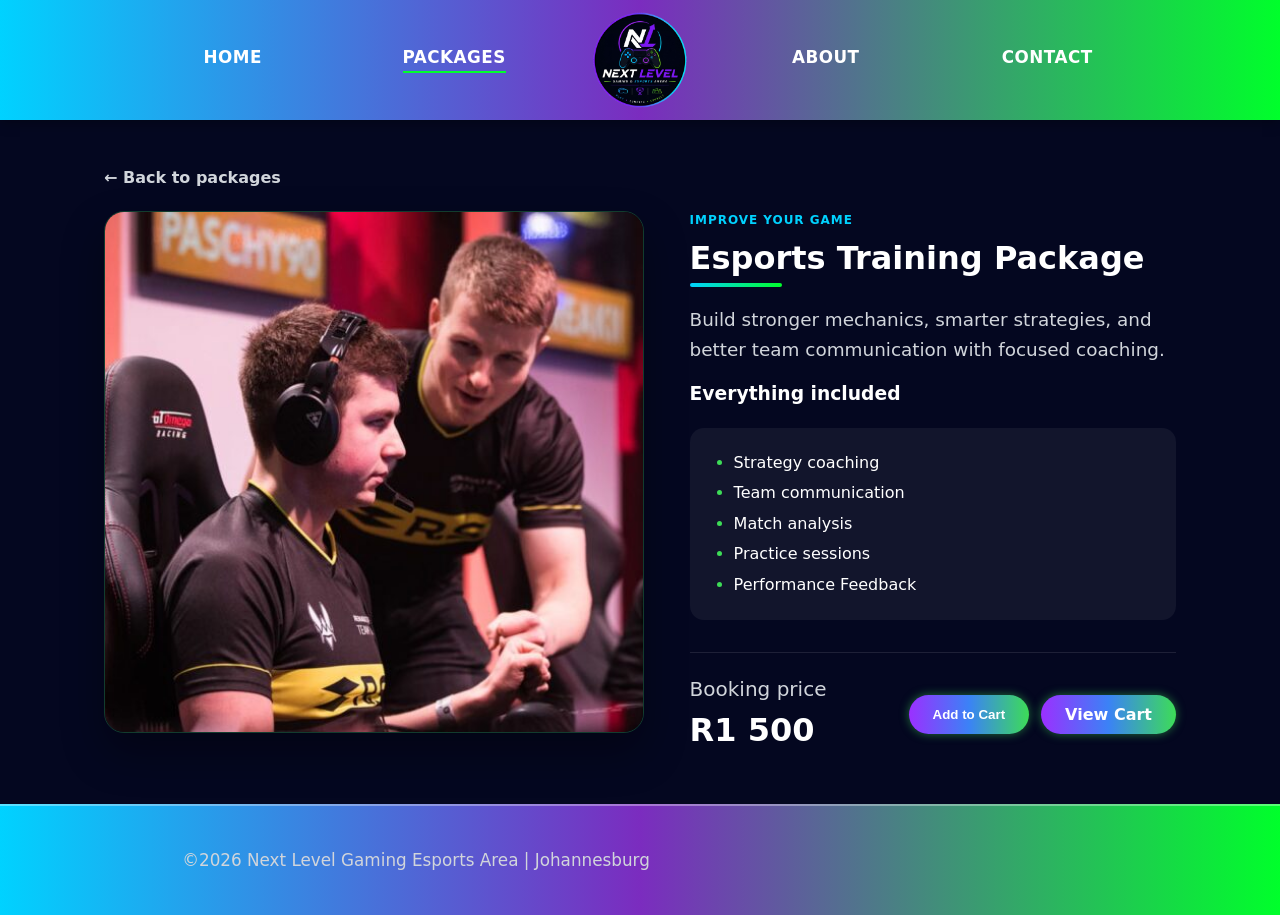
<file: website/packages/esportsTraining.html>
<!DOCTYPE html>
<html lang="en">
<head>
    <meta charset="UTF-8">
    <meta name="viewport" content="width=device-width, initial-scale=1.0">
    <link rel="stylesheet" href="/css/style.css">
    <title>Next Level Gaming | Esports Training Package</title>
</head>
<body>
    <header>
        <nav>
            <a href="../index.html">Home</a>
            <a class="CurrentPage" href="../packages.html">Packages</a>
            <a href="../index.html" class="logo-link"><img src="../Image/nlg_logo.png" class="logo-inline" alt="Next Level Gaming logo"></a>
            <a href="../about.html">About</a>
            <a href="../contact.html">Contact</a>
        </nav>
    </header>
    <main class="detail-main" data-package-id="esports-training" data-package-name="Esports Training Package" data-package-price="1500">
        <a class="detail-back" href="../packages.html">&larr; Back to packages</a>
        <section class="package-detail">
            <img class="package-hero-image" src="../Image/Coach.jpg" alt="Esports coach and player">
            <div class="detail-content">
                <p class="package-tag">Improve your game</p>
                <h2>Esports Training Package</h2>
                <p class="detail-lead">Build stronger mechanics, smarter strategies, and better team communication with focused coaching.</p>
                <h3>Everything included</h3>
                <ul class="detail-includes">
            <li>Strategy coaching</li>
            <li>Team communication</li>
            <li>Match analysis</li>
            <li>Practice sessions</li>
            <li>Performance Feedback</li>
                </ul>
                <div class="detail-price-row">
                    <p class="detail-price">Booking price<strong>R1 500</strong></p>
                    <div class="detail-actions"><button class="btn-pill js-add-cart" type="button">Add to Cart</button><a class="btn-pill" href="../cart.html">View Cart</a></div>
                </div>
            </div>
        </section>
    </main>
    <footer>
        <p>&copy;2026 Next Level Gaming Esports Area | Johannesburg</p>
    </footer>
    <script src="../package-cart.js"></script>
</body>
</html>
</file>
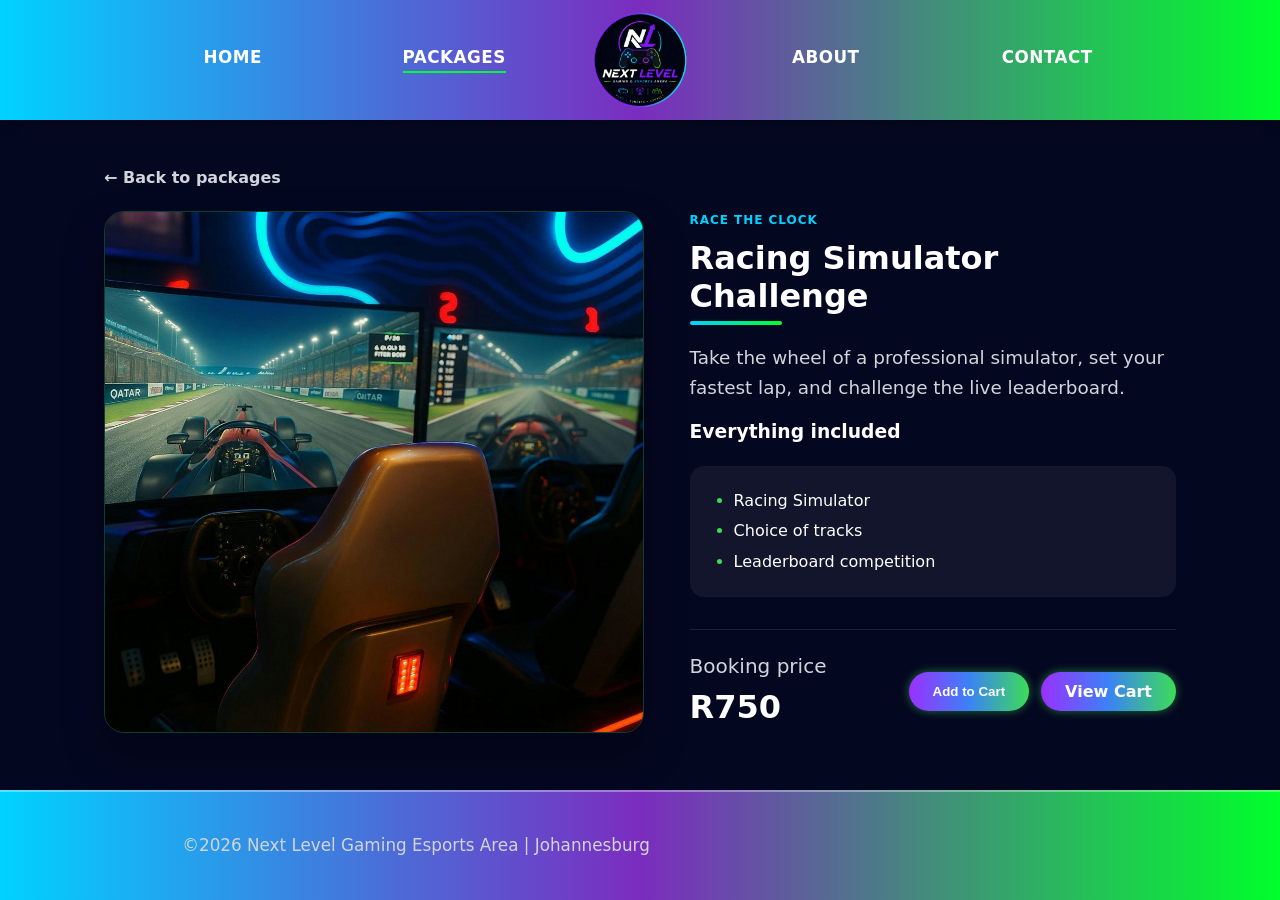
<file: website/packages/simRacing.html>
<!DOCTYPE html>
<html lang="en">
<head>
    <meta charset="UTF-8">
    <meta name="viewport" content="width=device-width, initial-scale=1.0">
    <link rel="stylesheet" href="/css/style.css">
    <title>Next Level Gaming | Racing Simulator Challenge</title>
</head>
<body>
    <header>
        <nav>
            <a href="../index.html">Home</a>
            <a class="CurrentPage" href="../packages.html">Packages</a>
            <a href="../index.html" class="logo-link"><img src="../Image/nlg_logo.png" class="logo-inline" alt="Next Level Gaming logo"></a>
            <a href="../about.html">About</a>
            <a href="../contact.html">Contact</a>
        </nav>
    </header>
    <main class="detail-main" data-package-id="sim-racing" data-package-name="Racing Simulator Challenge" data-package-price="750">
        <a class="detail-back" href="../packages.html">&larr; Back to packages</a>
        <section class="package-detail">
            <img class="package-hero-image" src="../Image/Racing Simulator.jpg" alt="Professional racing simulator">
            <div class="detail-content">
                <p class="package-tag">Race the clock</p>
                <h2>Racing Simulator Challenge</h2>
                <p class="detail-lead">Take the wheel of a professional simulator, set your fastest lap, and challenge the live leaderboard.</p>
                <h3>Everything included</h3>
                <ul class="detail-includes">
            <li>Racing Simulator</li>
            <li>Choice of tracks</li>
            <li>Leaderboard competition</li>
                </ul>
                <div class="detail-price-row">
                    <p class="detail-price">Booking price<strong>R750</strong></p>
                    <div class="detail-actions"><button class="btn-pill js-add-cart" type="button">Add to Cart</button><a class="btn-pill" href="../cart.html">View Cart</a></div>
                </div>
            </div>
        </section>
    </main>
    <footer>
        <p>&copy;2026 Next Level Gaming Esports Area | Johannesburg</p>
    </footer>
    <script src="../package-cart.js"></script>
</body>
</html>
</file>
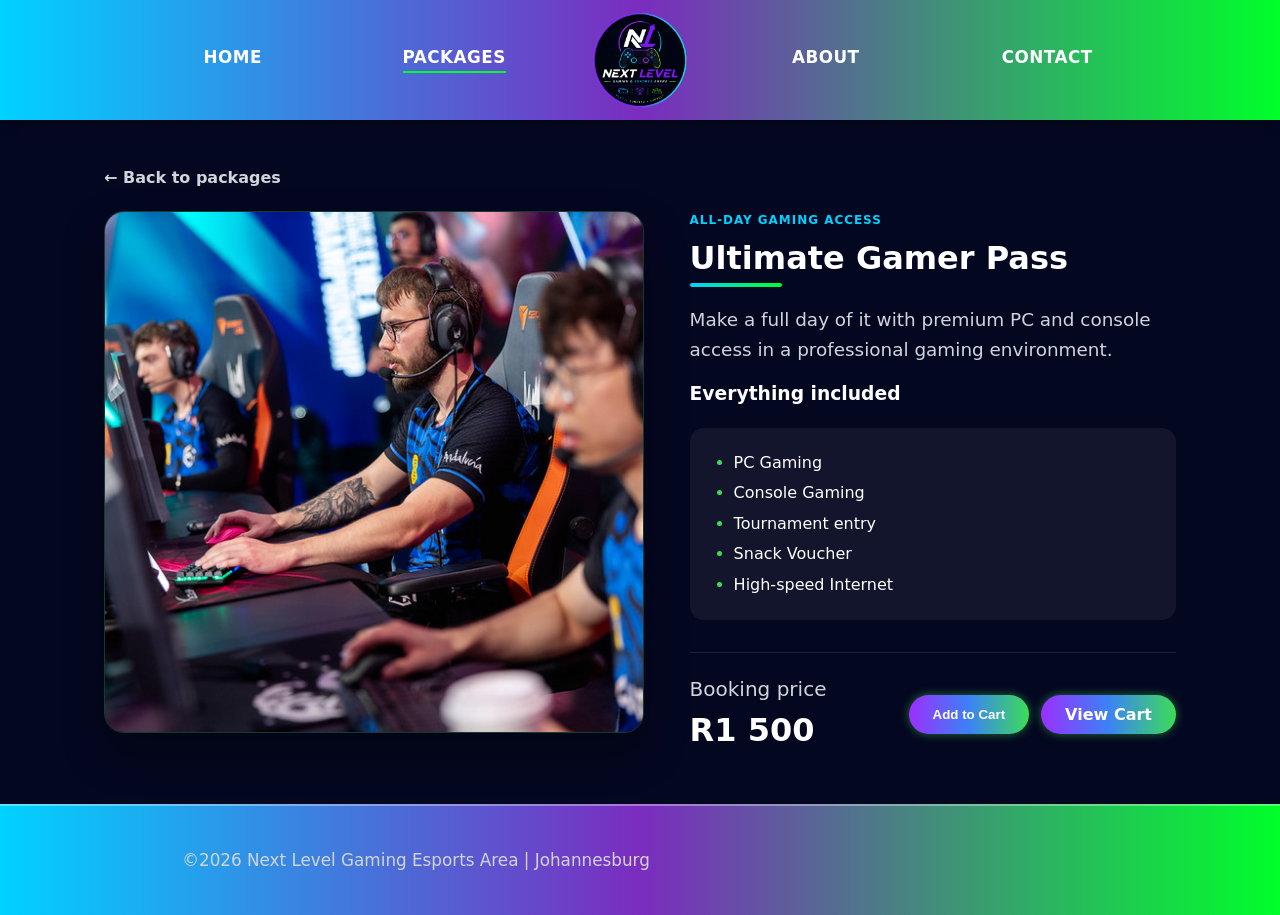
<file: website/packages/ultimateGamer.html>
<!DOCTYPE html>
<html lang="en">
<head>
    <meta charset="UTF-8">
    <meta name="viewport" content="width=device-width, initial-scale=1.0">
    <link rel="stylesheet" href="/css/style.css">
    <title>Next Level Gaming | Ultimate Gamer Pass</title>
</head>
<body>
    <header>
        <nav>
            <a href="../index.html">Home</a>
            <a class="CurrentPage" href="../packages.html">Packages</a>
            <a href="../index.html" class="logo-link"><img src="../Image/nlg_logo.png" class="logo-inline" alt="Next Level Gaming logo"></a>
            <a href="../about.html">About</a>
            <a href="../contact.html">Contact</a>
        </nav>
    </header>
    <main class="detail-main" data-package-id="ultimate-gamer" data-package-name="Ultimate Gamer Pass" data-package-price="1500">
        <a class="detail-back" href="../packages.html">&larr; Back to packages</a>
        <section class="package-detail">
            <img class="package-hero-image" src="../Image/UltimatePackage.jpg" alt="Ultimate Gamer Pass gaming setup">
            <div class="detail-content">
                <p class="package-tag">All-day gaming access</p>
                <h2>Ultimate Gamer Pass</h2>
                <p class="detail-lead">Make a full day of it with premium PC and console access in a professional gaming environment.</p>
                <h3>Everything included</h3>
                <ul class="detail-includes">
            <li>PC Gaming</li>
            <li>Console Gaming</li>
            <li>Tournament entry</li>
            <li>Snack Voucher</li>
            <li>High-speed Internet</li>
                </ul>
                <div class="detail-price-row">
                    <p class="detail-price">Booking price<strong>R1 500</strong></p>
                    <div class="detail-actions">
                        <button class="btn-pill js-add-cart" type="button">Add to Cart</button>
                        <a class="btn-pill" href="../cart.html">View Cart</a>
                    </div>
                </div>
            </div>
        </section>
    </main>
    <footer>
        <p>&copy;2026 Next Level Gaming Esports Area | Johannesburg</p>
    </footer>
    <script src="../package-cart.js"></script>
</body>
</html>
</file>
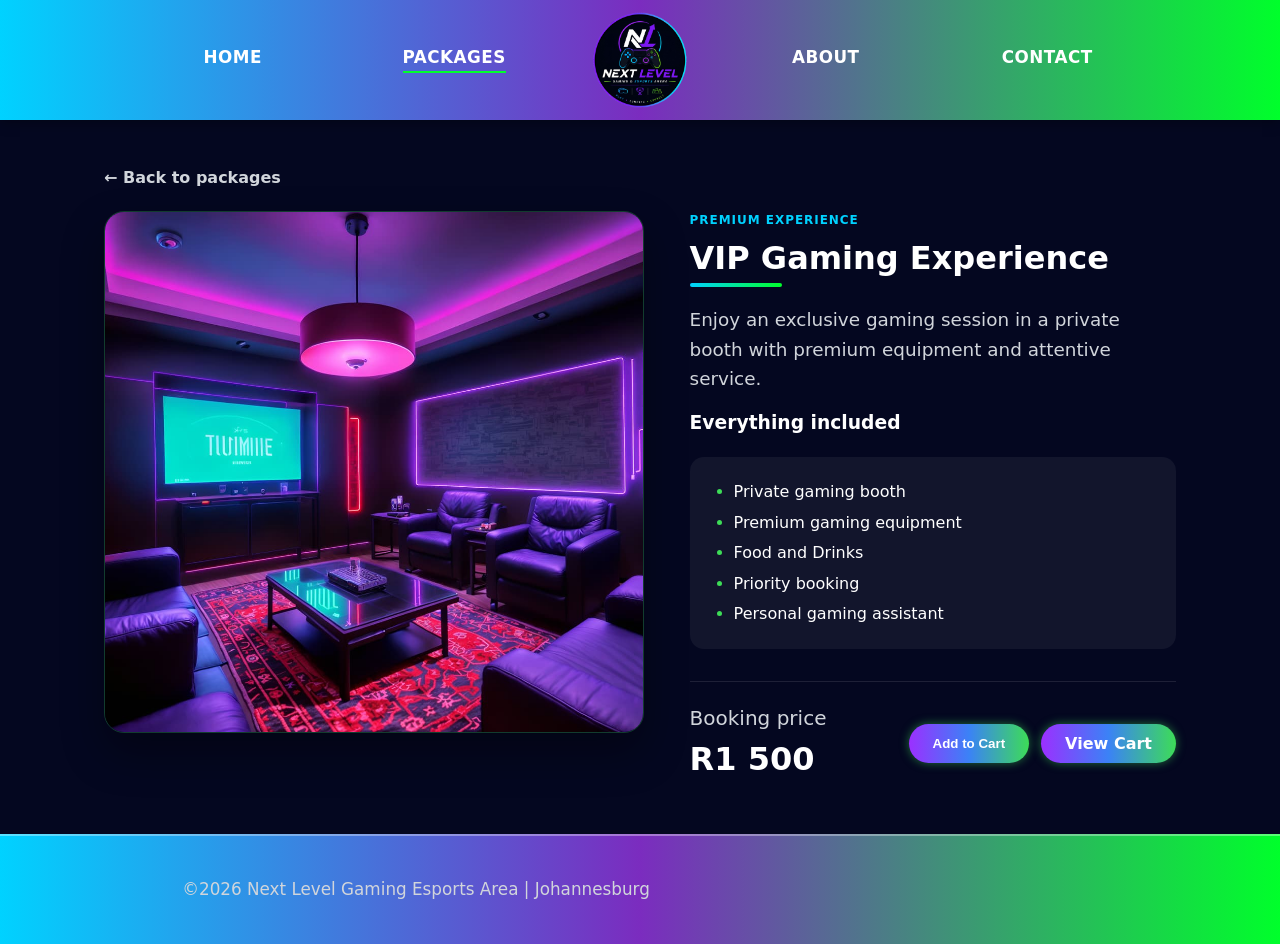
<file: website/packages/vipGaming.html>
<!DOCTYPE html>
<html lang="en">
<head>
    <meta charset="UTF-8">
    <meta name="viewport" content="width=device-width, initial-scale=1.0">
    <link rel="stylesheet" href="/css/style.css">
    <title>Next Level Gaming | VIP Gaming Experience</title>
</head>
<body>
    <header>
        <nav>
            <a href="../index.html">Home</a>
            <a class="CurrentPage" href="../packages.html">Packages</a>
            <a href="../index.html" class="logo-link"><img src="../Image/nlg_logo.png" class="logo-inline" alt="Next Level Gaming logo"></a>
            <a href="../about.html">About</a>
            <a href="../contact.html">Contact</a>
        </nav>
    </header>
    <main class="detail-main" data-package-id="vip-gaming" data-package-name="VIP Gaming Experience" data-package-price="1500">
        <a class="detail-back" href="../packages.html">&larr; Back to packages</a>
        <section class="package-detail">
            <img class="package-hero-image" src="../Image/VIPLounge.png" alt="VIP gaming lounge">
            <div class="detail-content">
                <p class="package-tag">Premium experience</p>
                <h2>VIP Gaming Experience</h2>
                <p class="detail-lead">Enjoy an exclusive gaming session in a private booth with premium equipment and attentive service.</p>
                <h3>Everything included</h3>
                <ul class="detail-includes">
            <li>Private gaming booth</li>
            <li>Premium gaming equipment</li>
            <li>Food and Drinks</li>
            <li>Priority booking</li>
            <li>Personal gaming assistant</li>
                </ul>
                <div class="detail-price-row">
                    <p class="detail-price">Booking price<strong>R1 500</strong></p>
                    <div class="detail-actions"><button class="btn-pill js-add-cart" type="button">Add to Cart</button><a class="btn-pill" href="../cart.html">View Cart</a></div>
                </div>
            </div>
        </section>
    </main>
    <footer>
        <p>&copy;2026 Next Level Gaming Esports Area | Johannesburg</p>
    </footer>
    <script src="../package-cart.js"></script>
</body>
</html>
</file>
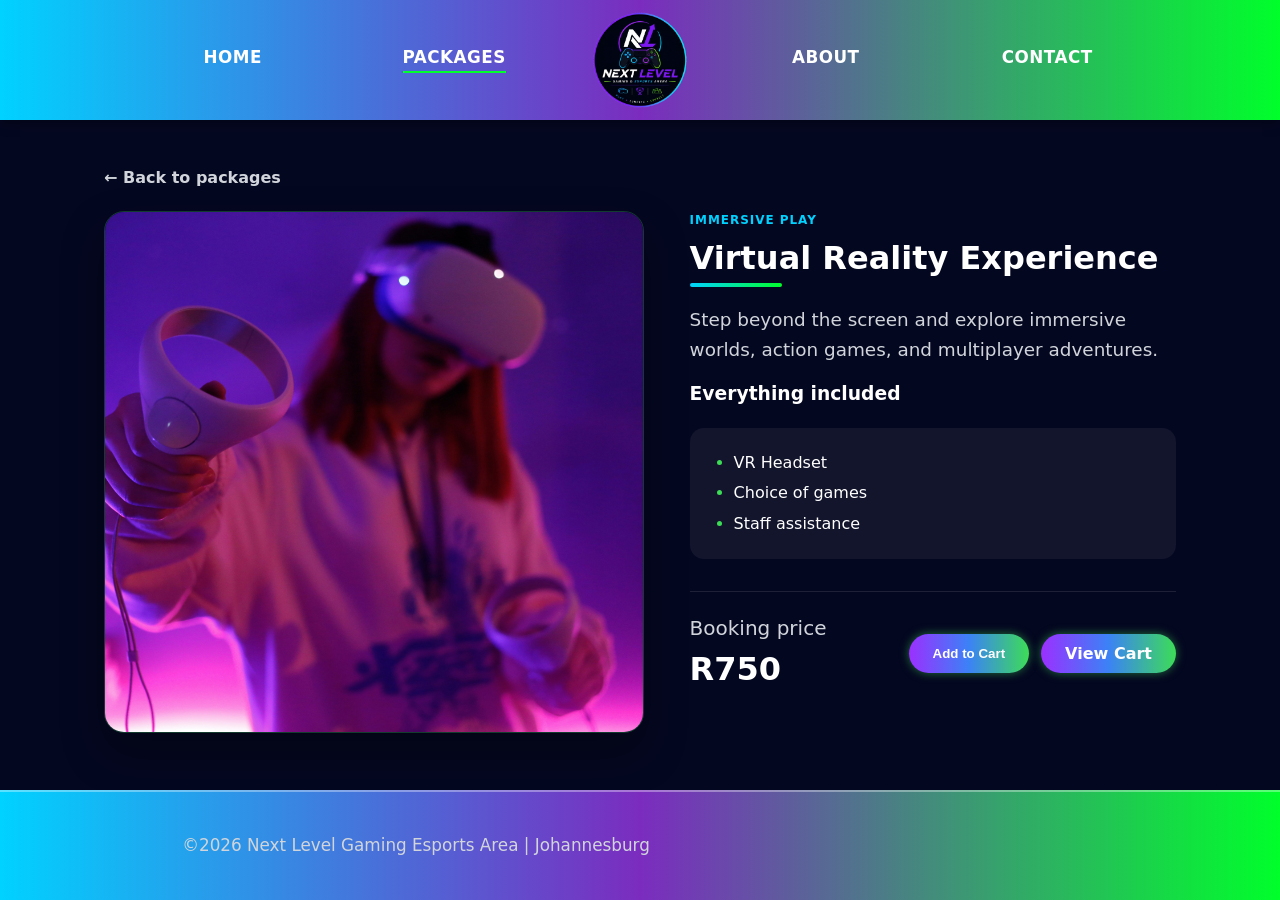
<file: website/packages/VRPackage.html>
<!DOCTYPE html>
<html lang="en">
<head>
    <meta charset="UTF-8">
    <meta name="viewport" content="width=device-width, initial-scale=1.0">
    <link rel="stylesheet" href="/css/style.css">
    <title>Next Level Gaming | Virtual Reality Experience</title>
</head>
<body>
    <header>
        <nav>
            <a href="../index.html">Home</a>
            <a class="CurrentPage" href="../packages.html">Packages</a>
            <a href="../index.html" class="logo-link"><img src="../Image/nlg_logo.png" class="logo-inline" alt="Next Level Gaming logo"></a>
            <a href="../about.html">About</a>
            <a href="../contact.html">Contact</a>
        </nav>
    </header>
    <main class="detail-main" data-package-id="vr-experience" data-package-name="Virtual Reality Experience" data-package-price="750">
        <a class="detail-back" href="../packages.html">&larr; Back to packages</a>
        <section class="package-detail">
            <img class="package-hero-image" src="../Image/Virtual Reality.jpg" alt="Person enjoying a virtual reality game">
            <div class="detail-content">
                <p class="package-tag">Immersive play</p>
                <h2>Virtual Reality Experience</h2>
                <p class="detail-lead">Step beyond the screen and explore immersive worlds, action games, and multiplayer adventures.</p>
                <h3>Everything included</h3>
                <ul class="detail-includes">
            <li>VR Headset</li>
            <li>Choice of games</li>
            <li>Staff assistance</li>
                </ul>
                <div class="detail-price-row">
                    <p class="detail-price">Booking price<strong>R750</strong></p>
                    <div class="detail-actions"><button class="btn-pill js-add-cart" type="button">Add to Cart</button><a class="btn-pill" href="../cart.html">View Cart</a></div>
                </div>
            </div>
        </section>
    </main>
    <footer>
        <p>&copy;2026 Next Level Gaming Esports Area | Johannesburg</p>
    </footer>
    <script src="../package-cart.js"></script>
</body>
</html>
</file>
<file: css/style.css>
body {
  background-color: #040720;
  color: #ffffff;
  font-family: system-ui, -apple-system, BlinkMacSystemFont, 'Segoe UI', Roboto, sans-serif;
  margin: 0;
  padding: 0;
  display: flex;
  flex-direction: column;
  min-height: 100vh;
}

header {
  background: linear-gradient(90deg, #00d2ff 0%, #7b2cbf 50%, #00ff2b 100%);
  padding: 0;
  box-shadow: 0 2px 12px rgba(0, 0, 0, 0.35);
}

main {
  flex: 1;
  width: 100%;
  max-width: 1100px;
  margin: 0 auto;
  padding: 3rem 1.5rem;
  box-sizing: border-box;
}

footer {
  background: linear-gradient(90deg, #00d2ff 0%, #7b2cbf 50%, #00ff2b 100%);
  color: #ffffff;
  text-align: center;
  padding: 1.5rem 1rem;
  font-size: 0.9rem;
  border-top: 2px solid rgba(255, 255, 255, 0.35);
  box-sizing: border-box;
}

.social-link {
  display: inline-flex;
  width: 100px;
  height: 100px;
  margin: 0 0.5rem;
  align-items: center;
  justify-content: center;
  color: #ffffff;
  text-decoration: none;
  transition: transform 0.2s ease, opacity 0.2s ease;
}

.social-icon {
  display: block;
  width: 100px;
  height: 100px;
  object-fit: cover;
  border-radius: 12px;
}

.social-link:hover {
  transform: translateY(-3px);
  opacity: 0.85;
}

.contact-footer {
  width: 100%;
  box-sizing: border-box;
  background: linear-gradient(90deg, #00d2ff 0%, #7b2cbf 50%, #00ff2b 100%);
  color: #ffffff;
  text-align: left;
  border-top: 2px solid rgba(255, 255, 255, 0.35);
}

.contact-footer .footer-container {
  max-width: 1200px;
  margin: 0 auto;
  padding: 32px 24px;
  box-sizing: border-box;
  display: grid;
  grid-template-columns: repeat(3, minmax(0, 1fr));
  gap: 32px;
}

.contact-footer .footer-column {
  min-width: 0;
  text-align: left;
}

.contact-footer .footer-heading {
  display: block;
  margin: 0 0 12px;
  font-size: 1rem;
}

.contact-footer .footer-heading::after {
  display: none;
}

.contact-footer .footer-column p {
  margin: 0;
}

.contact-footer .footer-links,
.contact-footer .footer-contact {
  margin: 0;
  padding: 0;
  list-style: none;
}

.contact-footer .footer-links li,
.contact-footer .footer-contact li {
  margin-bottom: 8px;
  line-height: 1.5;
}

.contact-footer .footer-links li:last-child,
.contact-footer .footer-contact li:last-child {
  margin-bottom: 0;
}

.contact-footer .footer-links a,
.contact-footer .footer-contact a {
  color: inherit;
  text-decoration: none;
  font-size: 0.95rem;
  font-weight: 400;
  text-transform: none;
  letter-spacing: normal;
  white-space: normal;
  padding-bottom: 0;
}

.contact-footer .footer-links a:hover,
.contact-footer .footer-contact a:hover {
  text-decoration: none;
}

@media (max-width: 768px) {
  .contact-footer .footer-container {
    grid-template-columns: 1fr;
    gap: 24px;
  }
}

h2 {
  font-size: 2rem;
  font-weight: bold;
  display: inline-block;
  margin-top: 0;
  margin-bottom: 1rem;
  position: relative;
}

h2::after {
  content: '';
  display: block;
  width: 100%;
  height: 4px;
  background: linear-gradient(90deg, #00d2ff 0%, #00ff2b 100%);
  margin-top: 6px;
  border-radius: 2px;
}

/* Home Section Styles */

.info-card {
    flex: 1;
    border: 2px solid #3ddc57;
    border-radius: 16px;
    padding: 20px 24px;
    box-shadow: 0 0 12px rgba(61, 220, 87, 0.35);
}

.underlined {
    display: inline-block;
    position: relative;
    margin: 0 0 12px;
    padding-bottom: 4px;
}

.underlined::after {
    content: "";
    position: absolute;
    left: 0;
    bottom: 0;
    width: 100%;
    height: 4px;
    background: linear-gradient(90deg, #a020f0 0%, #3b82f6 35%, #3b82f6 65%, #3ddc57 100%);
    border-radius: 2px;
}

.btn-pill {
    background: linear-gradient(90deg, #9b30ff 0%, #3b82f6 50%, #3ddc57 100%);
    color: #fff;
    font-weight: bold;
    border: none;
    border-radius: 999px;
    padding: 10px 24px;
    cursor: pointer;
    box-shadow: 0 0 10px rgba(61, 220, 87, 0.5);
    transition: box-shadow 0.2s ease, transform 0.2s ease;
}

.btn-pill:hover {
    box-shadow: 0 0 16px rgba(61, 220, 87, 0.9);
    transform: translateY(-1px);
}

.welcome-block p {
    margin: 0 0 20px;
}

.welcome-block p {
    margin: 0 0 16px;
}

.offer-block p {
    margin: 0 0 16px;
}

.community-block p {
    margin: 0 0 16px;
}

.offer-block {
    margin-top: 24px;
}

.community-block {
    margin-top: 24px;
}

.book-block {
    margin-top: 24px;
}

.home-layout {
    display: flex;
    align-items: flex-start;
    gap: 24px;
    min-height: auto;
}

.home-image {
    flex: 1;
    max-width: 50%;
    height: auto;
    border-radius: 16px;
    position: sticky;
    top: 24px;
}

/* About Section Styles */

.about-main {
  max-width: none;              
  padding: 2rem 2rem 3rem;
}

.about-main h2 {
  display: block;
  text-align: center;
  margin-bottom: 2rem;
}

.about-main h2::after {
  width: 120px;
  margin-left: auto;
  margin-right: auto;
}

.about-layout {
  display: grid;
  grid-template-columns: minmax(0, 1.2fr) minmax(0, 1fr) minmax(0, 1.2fr);
  gap: 2.5rem;
  align-items: start;           
}

.side-image {
  width: 100%;
  height: auto;                  
  display: block;
  border-radius: 16px;
  box-shadow: 0 8px 24px rgba(0, 0, 0, 0.4);
  position: sticky;            
  top: 20px;
}

.about-text {
  text-align: left;
}

.about-text h3 {
  color: #00ff2b;
  font-size: 1.5rem;
  margin: 1.5rem 0 0.5rem;
}

.about-text h3:first-child {
  margin-top: 0;
}

.about-text p {
  margin: 0;
  max-width: none;
}

.about-text ul {
  margin: 0;
  padding-left: 1.25rem;
  line-height: 1.8;
  color: #d1d5db;
}

p {
  line-height: 1.6;
  color: #d1d5db;
  font-size: 1.05rem;
  max-width: 800px;
}

.booking-container {
  display: flex;
  align-items: center;
  gap: 3rem;
  margin-top: 3rem;
  flex-wrap: wrap;
}

.booking-image {
  flex: 1;
  min-width: 300px;
  max-width: 500px;
  border-radius: 12px;
  overflow: hidden;
  box-shadow: 0 8px 24px rgba(0, 0, 0, 0.4);
}

.booking-image img {
  width: 100%;
  height: auto;
  display: block;
}

.booking-content {
  flex: 1;
  min-width: 300px;
  text-align: left;
}

nav {
  display: grid;
  grid-template-columns: minmax(100px, 1fr) minmax(100px, 1fr) 150px minmax(100px, 1fr) minmax(100px, 1fr);
  align-items: center;
  justify-items: center;
  height: 120px;
  max-width: 1100px;
  margin: 0 auto;
  padding: 0 2rem;
  box-sizing: border-box;
  background: none;
}

nav a {
  color: #ffffff;
  font-weight: bold;
  font-size: 1.05rem;
  text-transform: uppercase;
  letter-spacing: 0.5px;
  text-decoration: none;
  padding-bottom: 4px;
  border-bottom: 2px solid transparent;
  white-space: nowrap;
}

nav a:hover {
  color: #00ff2b;
  border-bottom-color: #00ff2b;
  transition: color 0.3s ease;
}

nav a.CurrentPage {
  border-bottom-color: #00ff2b;
}

.logo-inline {
  height: 96px;
  width: auto;
  display: block;
}

.contact-footer nav.footer-column {
  height: auto;
  max-width: none;
  margin: 0;
  padding: 0;
  display: block;
  text-align: left;
}

nav a.logo-link,
nav a.logo-link:hover {
  padding-bottom: 0;
  border-bottom: none;
  display: block;
}

@media (max-width: 1000px) {
  .about-layout {
    grid-template-columns: 1fr;
  }

  .side-image {
    position: static;
  }
}

@media (max-width: 768px) {
  nav {
    grid-template-columns: repeat(4, minmax(0, 1fr));
    height: 150px;
    padding: 8px 0.5rem;
  }

  nav a {
    grid-row: 2;
    font-size: 0.72rem;
  }

  nav a:nth-child(1) { grid-column: 1; }
  nav a:nth-child(2) { grid-column: 2; }
  nav a:nth-child(4) { grid-column: 3; }
  nav a:nth-child(5) { grid-column: 4; }
  nav a.logo-link {
    grid-column: 2 / 4;
    grid-row: 1;
  }

  .logo-inline {
    height: 80px;
  }

  .home-layout {
      flex-direction: column;
  }

  .home-image {
      max-width: 100%;
      height: auto;
      position: static;
  }
}

@media (max-width: 800px) {
  .about-layout {
    grid-template-columns: 1fr;
  }

  .side-image {
    height: 250px;
  }
}

/* Packages */
.packages-main {
  max-width: 1180px;
}

.packages-section > h2 {
  margin-bottom: 2rem;
}

.packages-heading {
  display: flex;
  align-items: end;
  justify-content: space-between;
  gap: 2rem;
  margin-bottom: 2rem;
}

.packages-heading h2 {
  margin-bottom: 0;
}

.packages-heading > p {
  max-width: 420px;
  margin-bottom: 0.5rem;
  text-align: right;
}

.eyebrow {
  margin: 0 0 0.4rem;
  color: #3ddc57;
  font-size: 0.78rem;
  font-weight: 800;
  letter-spacing: 0.14em;
  text-transform: uppercase;
}

.packages-grid {
  display: grid;
  grid-template-columns: repeat(3, minmax(0, 1fr));
  gap: 1.5rem;
}

.package-card {
  overflow: hidden;
  border: 1px solid rgba(0, 210, 255, 0.22);
  border-radius: 18px;
  background: #0a102c;
  box-shadow: 0 12px 30px rgba(0, 0, 0, 0.28);
  transition: transform 0.2s ease, border-color 0.2s ease, box-shadow 0.2s ease;
}

.package-card:hover {
  transform: translateY(-6px);
  border-color: rgba(61, 220, 87, 0.65);
  box-shadow: 0 18px 38px rgba(61, 220, 87, 0.12);
}

.package-card a {
  color: inherit;
  text-decoration: none;
  display: block;
}

.package-card img {
  width: 100%;
  height: 220px;
  object-fit: cover;
  display: block;
}

.package-card-content {
  padding: 1.25rem;
}

.package-card-content h3 {
  margin: 0 0 0.6rem;
  font-size: 1.35rem;
}

.package-card-content > p:not(.package-tag) {
  min-height: 76px;
  font-size: 0.98rem;
}

.package-tag {
  margin: 0 0 0.55rem;
  color: #00d2ff;
  font-size: 0.75rem;
  font-weight: 800;
  letter-spacing: 0.08em;
  text-transform: uppercase;
}

.package-card-footer {
  display: flex;
  align-items: center;
  justify-content: space-between;
  margin-top: 0.75rem;
  padding-top: 1rem;
  border-top: 1px solid rgba(255, 255, 255, 0.08);
}

.package-card-footer strong {
  font-size: 1.25rem;
}

.package-card-footer span {
  color: #3ddc57;
  font-weight: 800;
}

/* Package detail pages */
.detail-main {
  max-width: 1120px;
}

.detail-back {
  display: inline-flex;
  margin-bottom: 1.5rem;
  color: #d1d5db;
  text-decoration: none;
  font-weight: 700;
}

.detail-back:hover {
  color: #3ddc57;
}

.package-detail {
  display: grid;
  grid-template-columns: minmax(0, 1.05fr) minmax(320px, 0.95fr);
  gap: 3rem;
  align-items: start;
}

.package-hero-image {
  width: 100%;
  height: 520px;
  object-fit: cover;
  border-radius: 20px;
  border: 1px solid rgba(61, 220, 87, 0.25);
  box-shadow: 0 20px 40px rgba(0, 0, 0, 0.35);
}

.detail-content h2 {
  display: block;
  margin-bottom: 0.75rem;
}

.detail-content h2::after {
  width: 92px;
}

.detail-lead {
  font-size: 1.15rem;
}

.detail-includes {
  margin: 1.5rem 0;
  padding: 1.25rem 1.25rem 1.25rem 2.75rem;
  border-radius: 14px;
  background: rgba(255, 255, 255, 0.055);
  line-height: 1.9;
}

.detail-includes li::marker {
  color: #3ddc57;
}

.detail-price-row {
  display: flex;
  align-items: center;
  justify-content: space-between;
  gap: 1rem;
  margin-top: 2rem;
  padding-top: 1.25rem;
  border-top: 1px solid rgba(255, 255, 255, 0.1);
}

.detail-price {
  margin: 0;
  font-size: 1.25rem;
}

.detail-price strong {
  display: block;
  color: #ffffff;
  font-size: 2rem;
}

.detail-actions {
  display: flex;
  gap: 0.75rem;
  flex-wrap: wrap;
}

.detail-actions a {
  text-decoration: none;
}

.btn-pill:disabled {
  opacity: 0.75;
  cursor: default;
}

.packages-cart-bar {
  display: flex;
  align-items: center;
  justify-content: space-between;
  margin-top: 3rem;
  padding-top: 1rem;
  border-top: 1px solid rgba(255, 255, 255, 0.1);
}

.packages-cart-bar h2 {
  margin-bottom: 0;
}

.packages-cart-bar a {
  text-decoration: none;
}

.cart-main {
  max-width: 900px;
}

.cart-main h1 {
  margin-top: 0;
}

.cart-table-wrap {
  overflow-x: auto;
  border-radius: 16px;
  background: #0a102c;
  border: 1px solid rgba(0, 210, 255, 0.18);
}

.cart-table {
  width: 100%;
  border-collapse: collapse;
}

.cart-table th,
.cart-table td {
  padding: 1rem;
  text-align: left;
  border-bottom: 1px solid rgba(255, 255, 255, 0.08);
}

.cart-table th {
  color: #3ddc57;
}

.cart-table tfoot td {
  font-size: 1.2rem;
  font-weight: 800;
  border-bottom: none;
}

.cart-table .cart-summary td {
  border-bottom: 1px solid rgba(255, 255, 255, 0.08);
}

.cart-table .discount-row td {
  color: #3ddc57;
}

.cart-table .cart-final-total td {
  color: #ffffff;
  border-bottom: none;
  background: rgba(61, 220, 87, 0.08);
}

.cart-empty {
  text-align: center;
  color: #d1d5db;
}

.cart-remove {
  border: 1px solid rgba(255, 255, 255, 0.18);
  border-radius: 999px;
  padding: 0.45rem 0.8rem;
  background: transparent;
  color: #ffffff;
  cursor: pointer;
}

.cart-quantity {
  display: inline-flex;
  align-items: center;
  gap: 0.65rem;
}

.quantity-button {
  width: 34px;
  height: 34px;
  border: 1px solid rgba(61, 220, 87, 0.5);
  border-radius: 50%;
  background: rgba(61, 220, 87, 0.08);
  color: #ffffff;
  font-size: 1.1rem;
  font-weight: 800;
  cursor: pointer;
}

.quantity-button:hover {
  border-color: #3ddc57;
  background: rgba(61, 220, 87, 0.18);
}

.quantity-value {
  min-width: 2rem;
  text-align: center;
  font-weight: 800;
}

.cart-actions {
  display: flex;
  gap: 0.75rem;
  margin-top: 1.5rem;
}

.cart-secondary {
  text-decoration: none;
}

/* Booking calculator and venue details */
.booking-main {
  max-width: 1180px;
}

.booking-intro {
  max-width: 760px;
  margin-bottom: 2rem;
}

.booking-intro h2 {
  margin-bottom: 0.75rem;
}

.booking-layout {
  display: grid;
  grid-template-columns: minmax(0, 1fr) minmax(340px, 0.75fr);
  gap: 2rem;
  align-items: start;
}

.booking-form-card,
.quote-card,
.contact-details {
  border: 1px solid rgba(0, 210, 255, 0.2);
  border-radius: 18px;
  background: #0a102c;
  box-shadow: 0 12px 30px rgba(0, 0, 0, 0.28);
}

.booking-form-card {
  padding: 1.5rem;
}

.quote-card {
  position: sticky;
  top: 24px;
  padding: 1.5rem;
}

.form-field {
  display: flex;
  flex-direction: column;
  margin-bottom: 1rem;
}

.form-field label {
  margin-bottom: 0.35rem;
  font-weight: 700;
}

.form-field input,
.form-field select {
  box-sizing: border-box;
  width: 100%;
  min-height: 48px;
  border: 1px solid rgba(255, 255, 255, 0.16);
  border-radius: 10px;
  background: #040720;
  color: #ffffff;
  padding: 0.75rem 0.9rem;
}

.field-error {
  min-height: 1.2rem;
  margin-top: 0.35rem;
  color: #ff7b7b;
}

.course-list {
  margin: 1rem 0;
  border: 1px solid rgba(255, 255, 255, 0.12);
  border-radius: 12px;
  padding: 0.8rem;
}

.course-list legend {
  padding: 0 0.4rem;
  font-weight: 800;
}

.course-list label {
  display: grid;
  grid-template-columns: 22px minmax(0, 1fr) auto;
  align-items: center;
  gap: 0.55rem;
  padding: 0.7rem 0.4rem;
  border-bottom: 1px solid rgba(255, 255, 255, 0.07);
}

.course-list label:last-of-type {
  border-bottom: none;
}

.course-list input {
  width: 18px;
  height: 18px;
  accent-color: #3ddc57;
}

.calculator-button {
  width: 100%;
  margin-top: 0.5rem;
}

.quote-empty {
  color: #d1d5db;
  padding: 1rem 0;
}

.quote-table,
.venue-table {
  width: 100%;
  border-collapse: collapse;
}

.quote-table th,
.quote-table td,
.venue-table th,
.venue-table td {
  padding: 0.75rem;
  border-bottom: 1px solid rgba(255, 255, 255, 0.08);
  text-align: left;
}

.quote-table th,
.venue-table th {
  color: #3ddc57;
}

.quote-table td:last-child,
.quote-table th:last-child {
  text-align: right;
}

.quote-total-row td {
  border-bottom: none;
  color: #ffffff;
  font-size: 1.15rem;
  font-weight: 800;
}

.quote-note {
  margin-bottom: 0;
  font-size: 0.9rem;
  color: #aeb7d2;
}

.contact-details {
  margin-top: 2rem;
  padding: 1.5rem;
  overflow-x: auto;
}

.venue-table a,
.contact-links a {
  color: #3ddc57;
  font-weight: 700;
}

.contact-links {
  display: flex;
  flex-wrap: wrap;
  gap: 1rem;
  margin: 1.25rem 0;
}

.venue-map {
  width: 100%;
  height: 320px;
  border: 0;
  border-radius: 12px;
}

@media (max-width: 900px) {
  .booking-layout {
    grid-template-columns: 1fr;
  }

  .quote-card {
    position: static;
  }
}

@media (max-width: 650px) {
  .course-list label {
    grid-template-columns: 22px minmax(0, 1fr);
  }

  .course-list strong {
    grid-column: 2;
  }

  .venue-table {
    min-width: 680px;
  }

  .venue-map {
    height: 260px;
  }
}

@media (max-width: 900px) {
  .packages-grid {
    grid-template-columns: repeat(2, minmax(0, 1fr));
  }

  .package-detail {
    grid-template-columns: 1fr;
  }

  .package-hero-image {
    height: 420px;
  }
}

@media (max-width: 650px) {
  .packages-heading {
    align-items: start;
    flex-direction: column;
  }

  .packages-heading > p {
    text-align: left;
  }

  .packages-grid {
    grid-template-columns: 1fr;
  }

  .package-hero-image {
    height: 300px;
  }

  .detail-price-row {
    align-items: start;
    flex-direction: column;
  }
}

.form-field input[aria-invalid="true"],
.form-field select[aria-invalid="true"] {
  border-color: #ff7b7b;
  box-shadow: 0 0 0 3px rgba(255, 123, 123, 0.12);
}

.form-field input[aria-invalid="false"],
.form-field select[aria-invalid="false"] {
  border-color: rgba(61, 220, 87, 0.38);
}

.course-list.has-error {
  border-color: #ff7b7b;
}

.form-status {
  margin-top: 1rem;
  border-radius: 10px;
  padding: 0.75rem 0.9rem;
  background: rgba(61, 220, 87, 0.12);
  border: 1px solid rgba(61, 220, 87, 0.35);
  color: #dfffe4;
}
</file>
